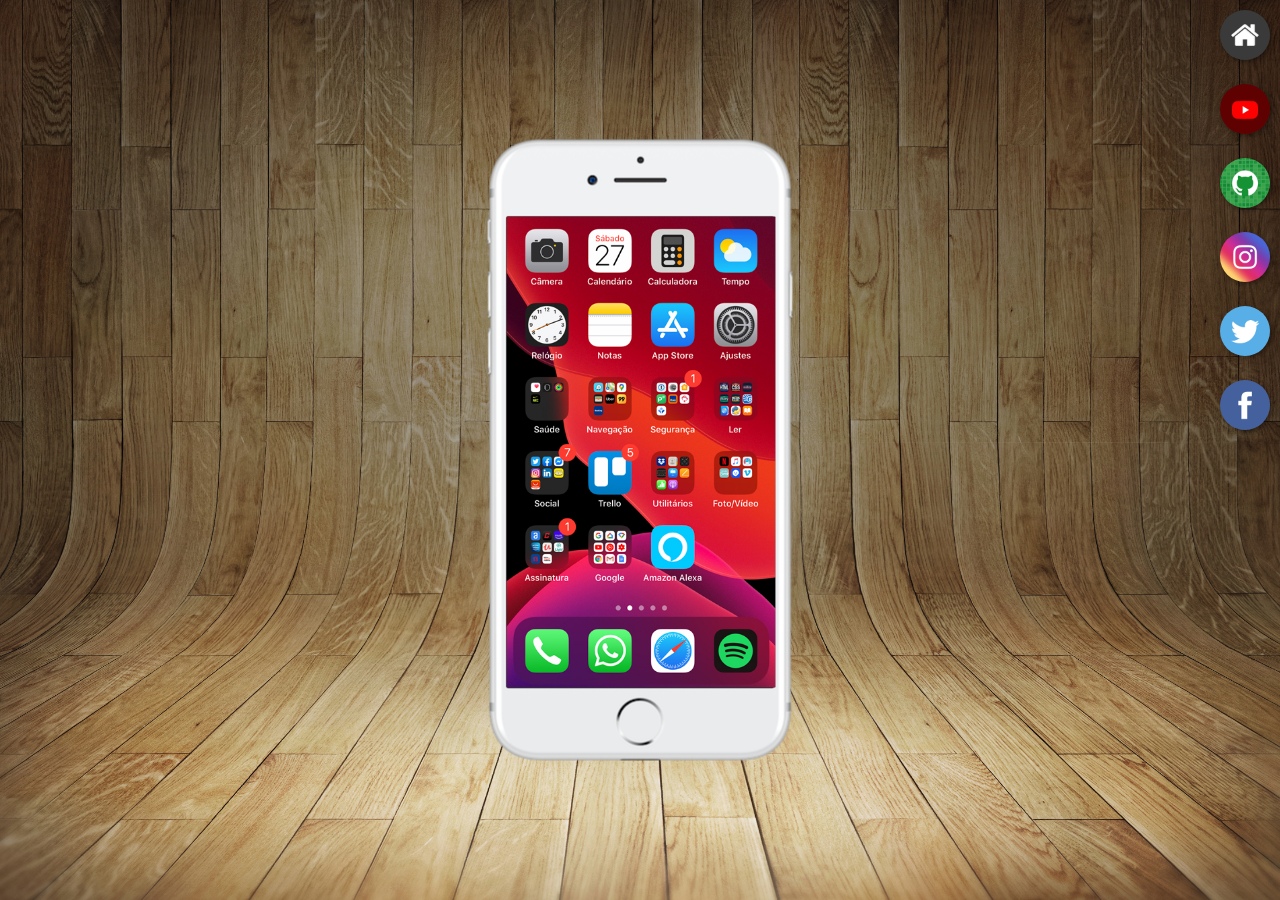
<file: index.html>
<!DOCTYPE html>
<html lang="Pt-br">
<head>
    <meta charset="UTF-8">
    <meta http-equiv="X-UA-Compatible" content="IE=edge">
    <meta name="viewport" content="width=device-width, initial-scale=1.0">
    <title>Projeto Redes Sociais</title>
    <link rel="shortcut icon" href="arquivos/favicon.ico" type="image/x-icon">
    <link rel="stylesheet" href="estilo/style.css">
</head>
<body>
    <main>
        <section id="telefone">
            <iframe src="home.html" name= "tela" id="tela" frameborder="0"></iframe>
        </section>
        <section id="redes-sociais">
            <a href="home.html"target="tela"> <img src="arquivos/imagens/logo-home.jpg" alt=""></a> <br>
            <a href="youtube.html"target="tela"> <img src="arquivos/imagens/logo-youtube.jpg" alt=""></a> <br>
            <a href="github.html"target="tela"><img src="arquivos/imagens/logo-github.jpg" alt=""></a> <br>
            <a href="instagram.html"target="tela"><img src="arquivos/imagens/logo-instagram.jpg" alt=""></a> <br>
            <a href="twiter.html"target="tela"><img src="arquivos/imagens/logo-twitter.jpg" alt=""></a> <br>
            <a href="facebook.html"target="tela"><img src="arquivos/imagens/logo-facebook.jpg" alt=""></a> <br>


        </section>
    </main>
    

    
</body>
</html>
</file>
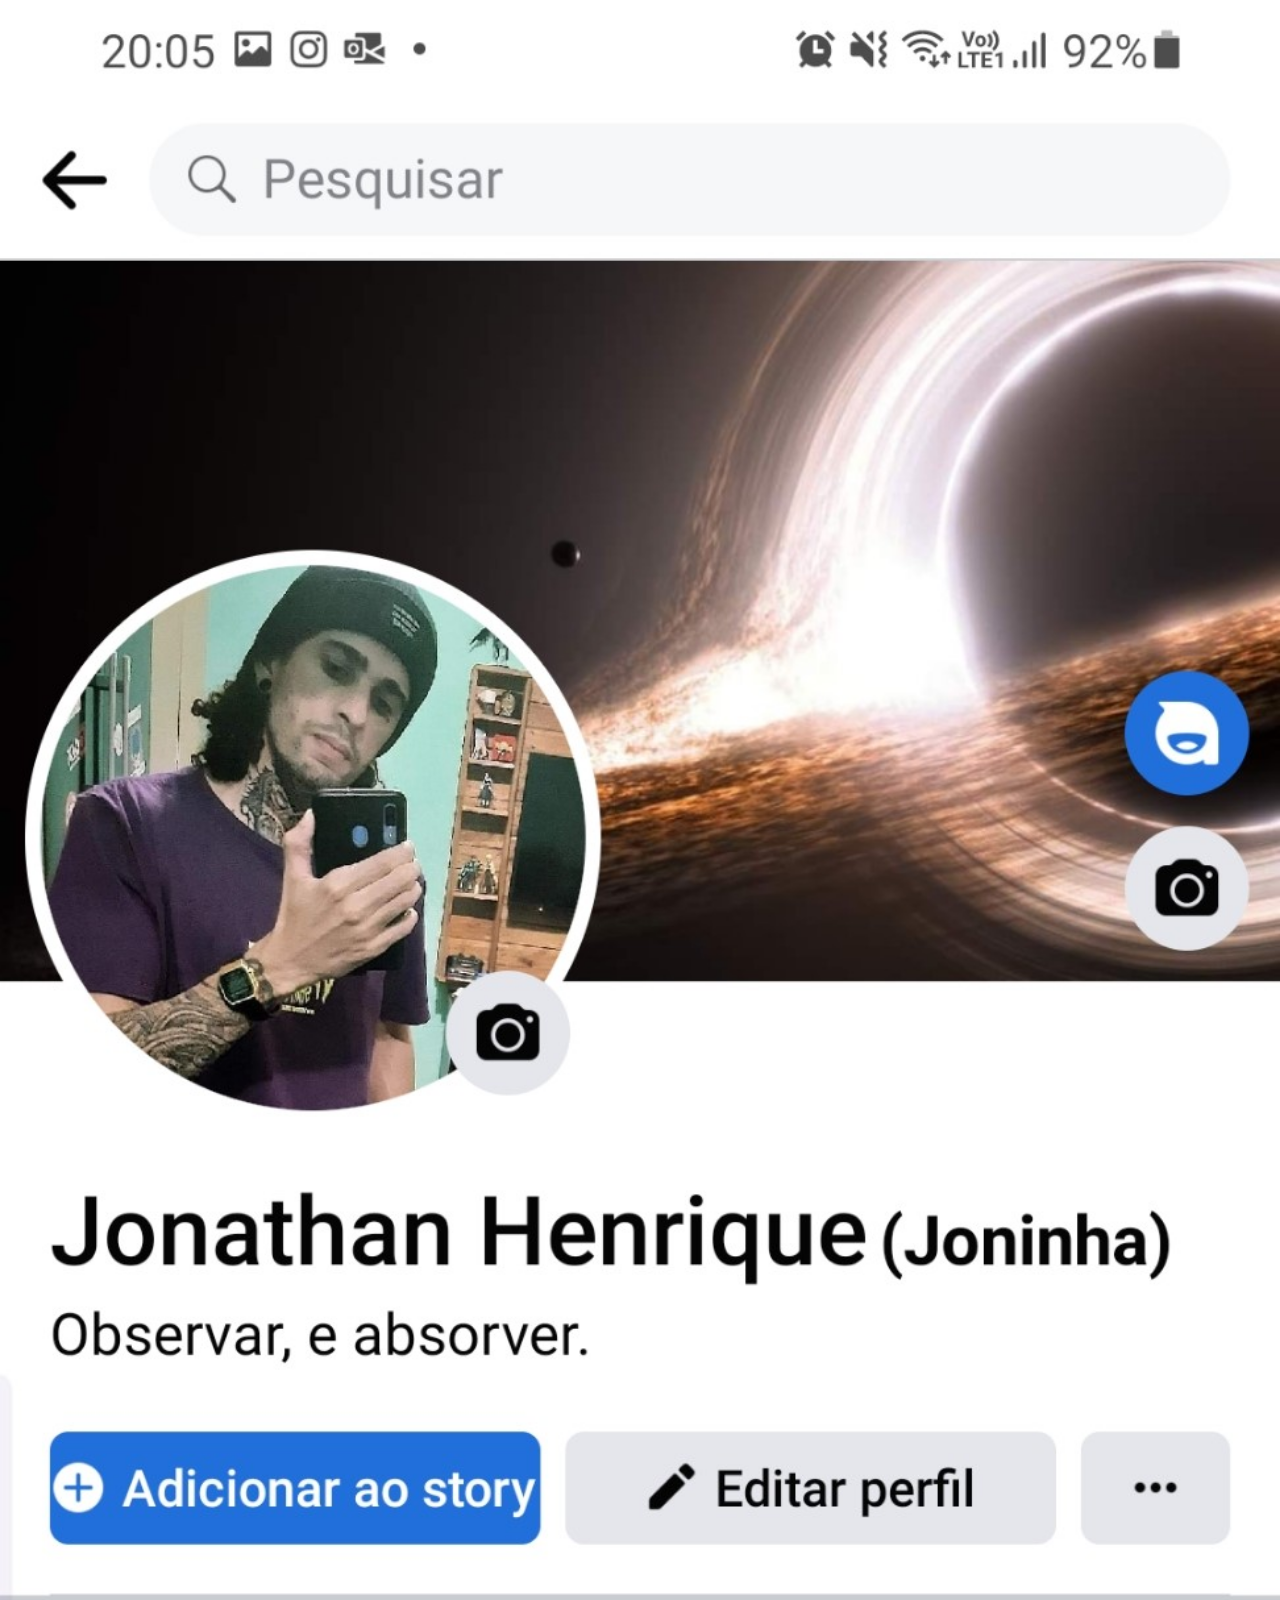
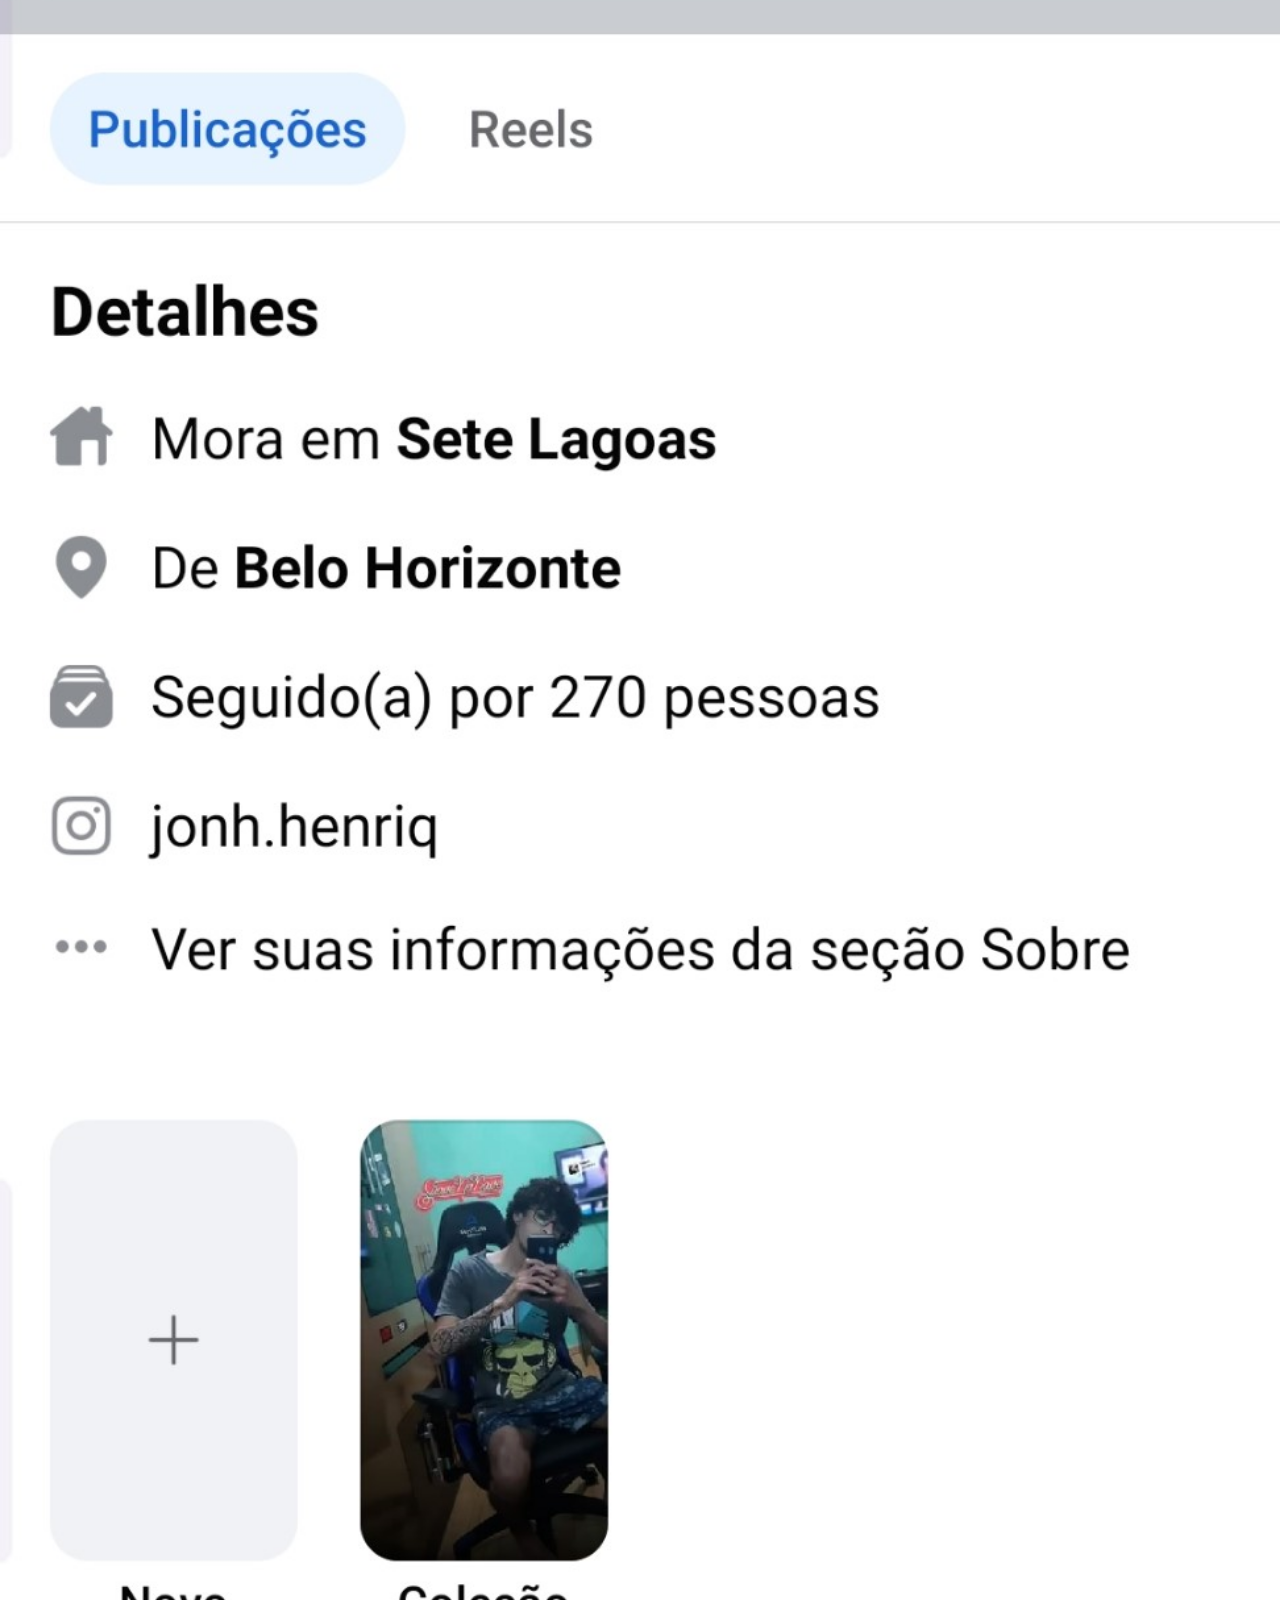
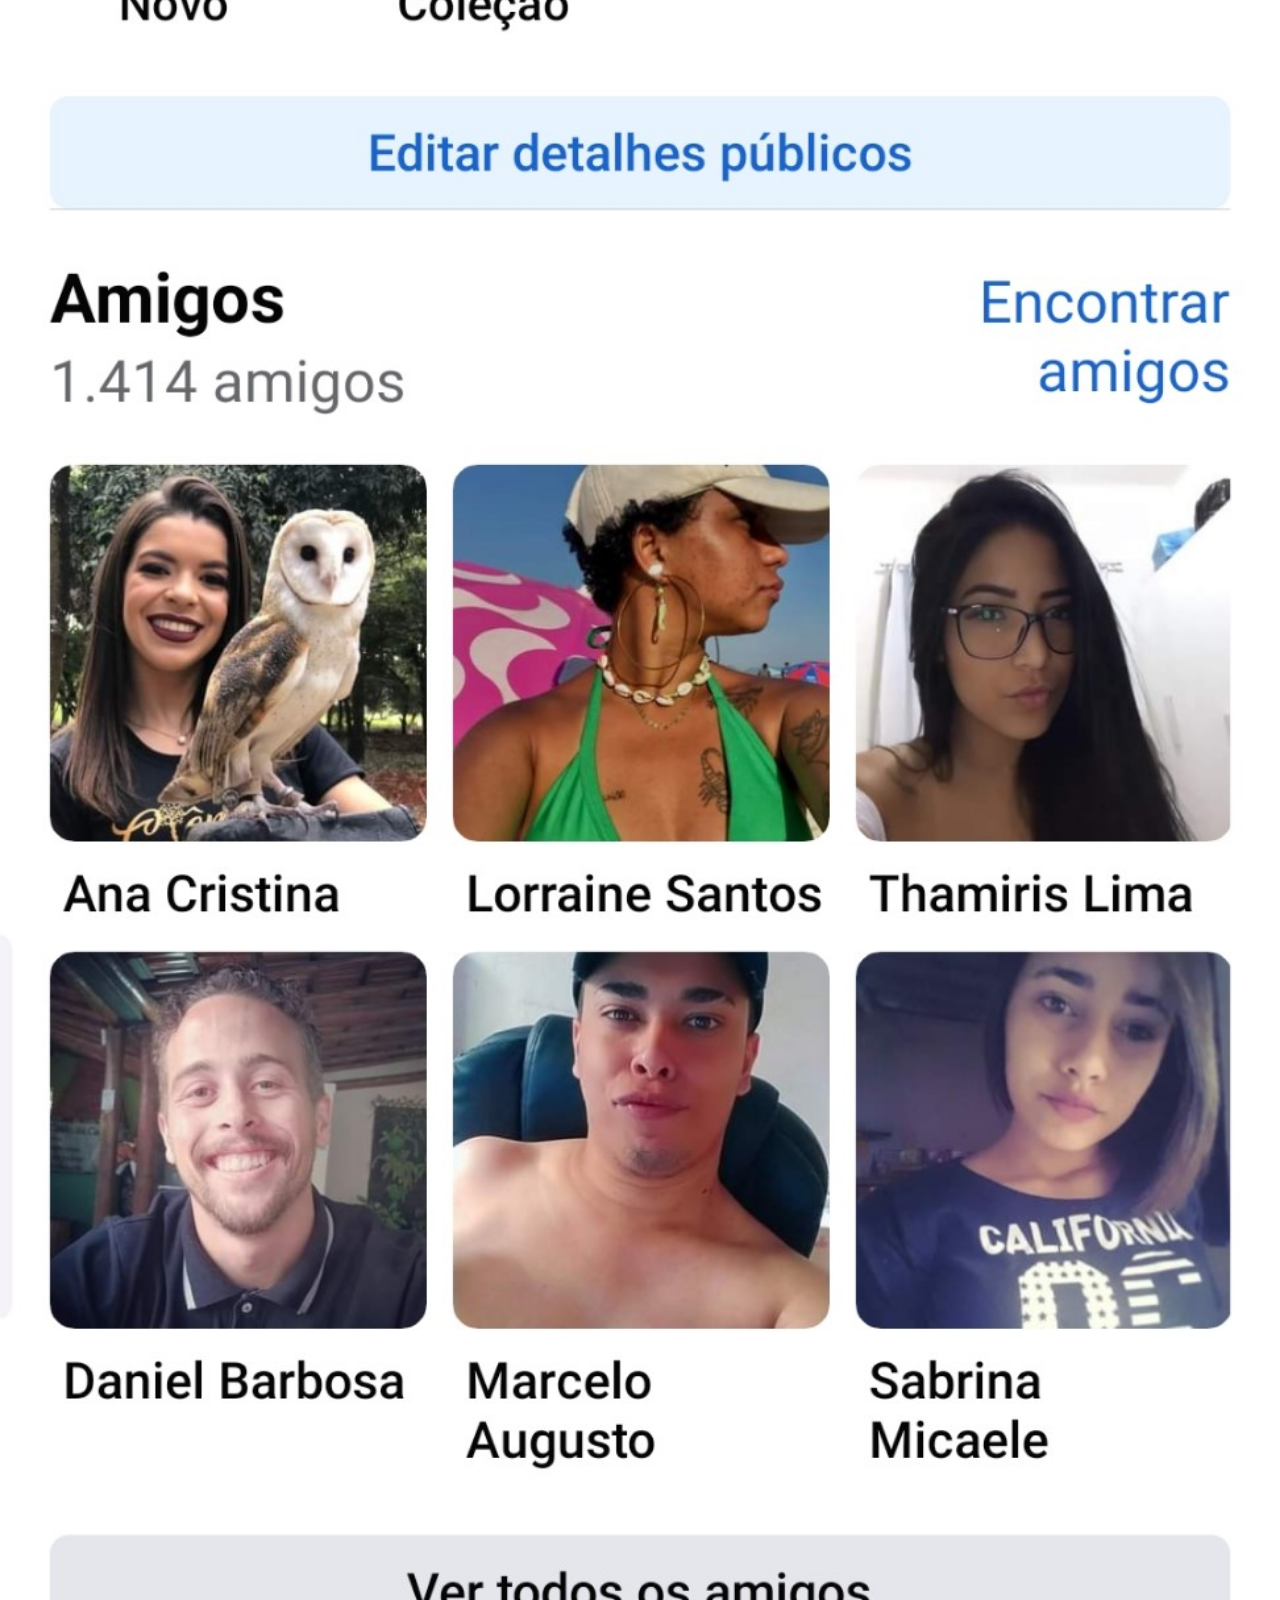
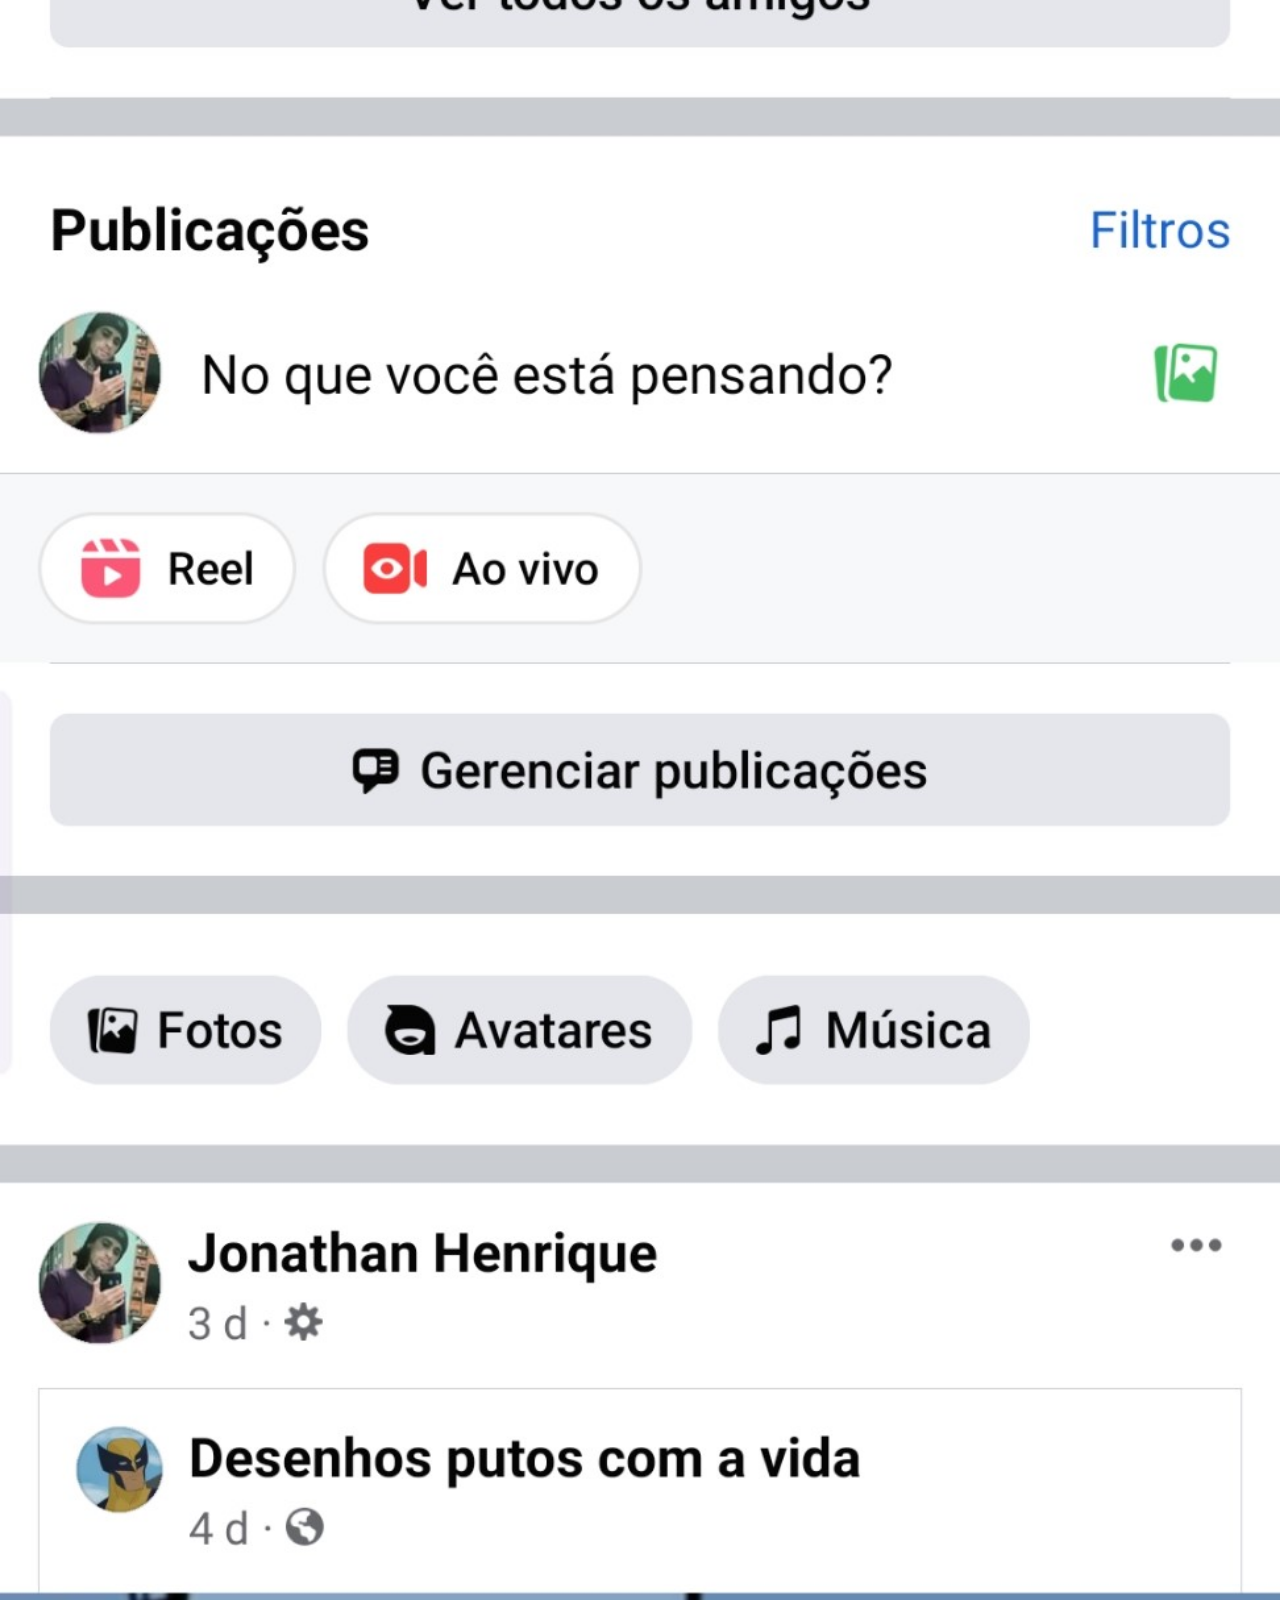
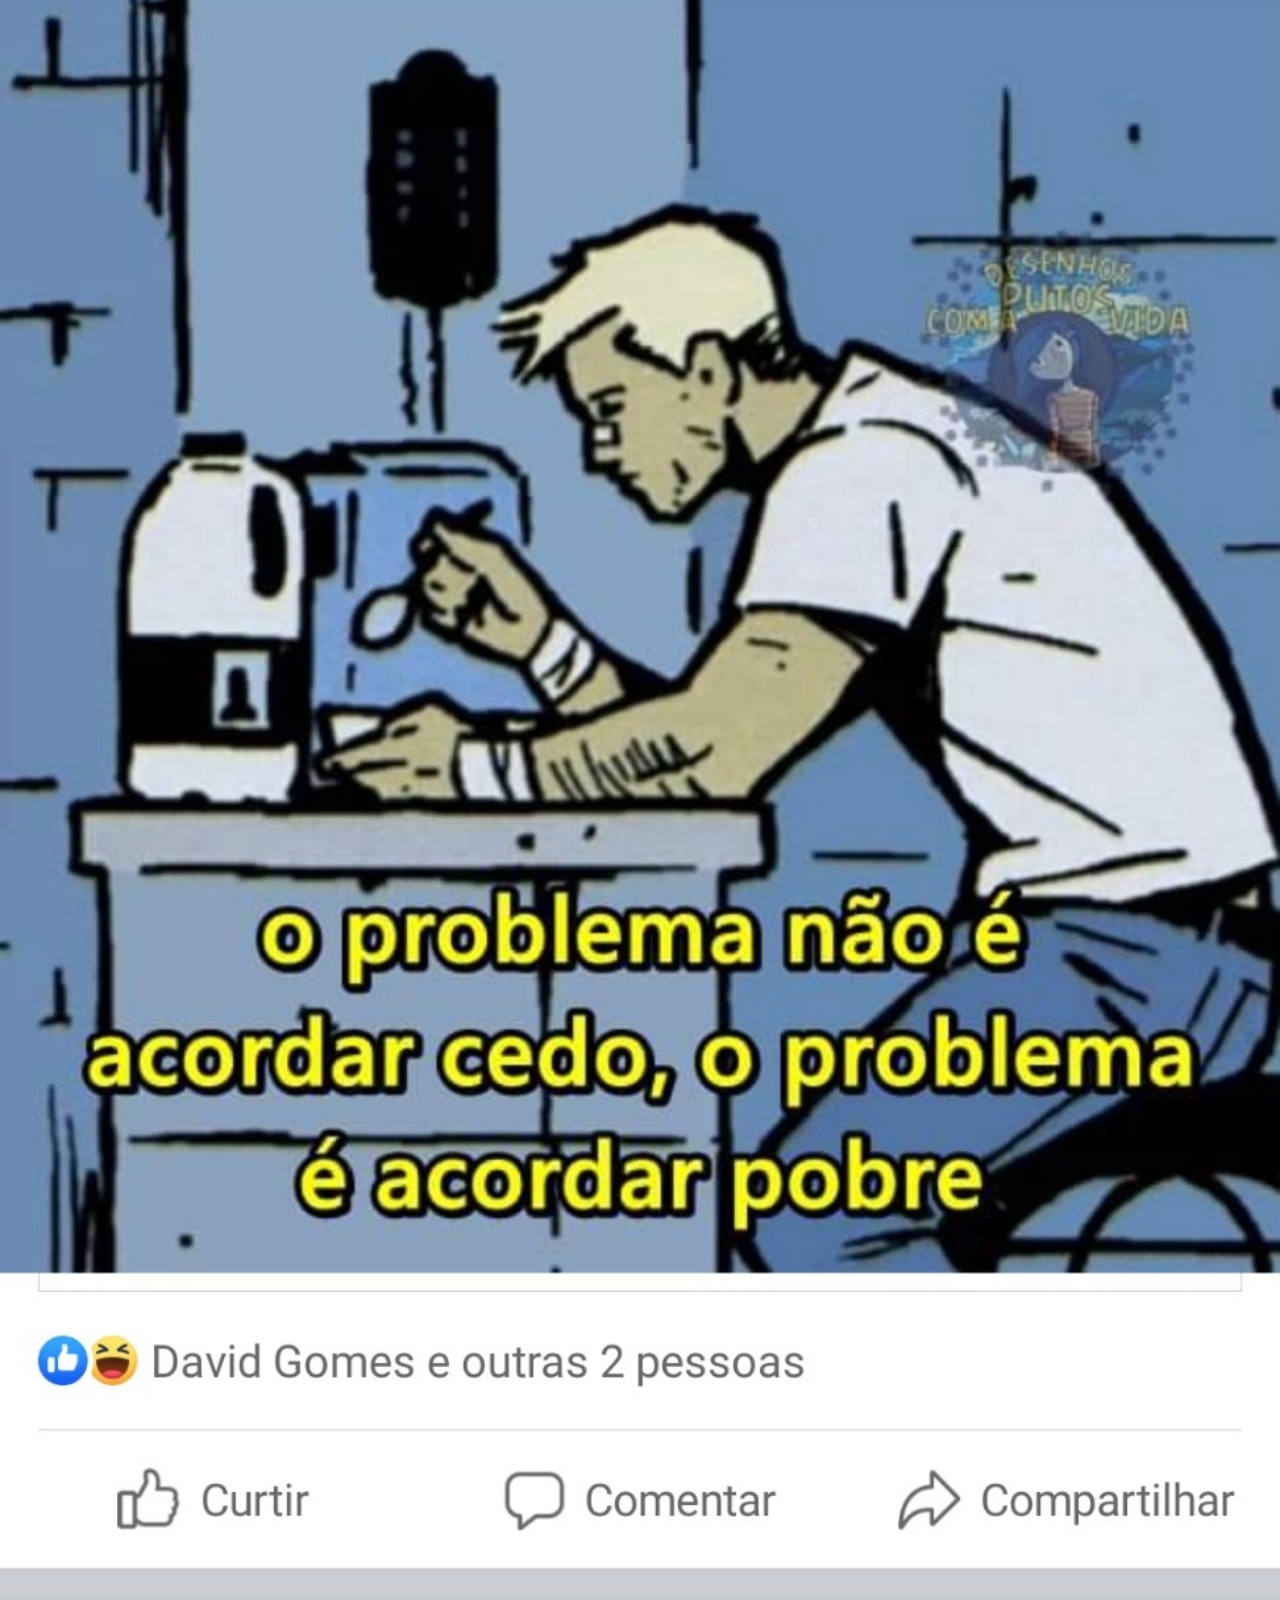
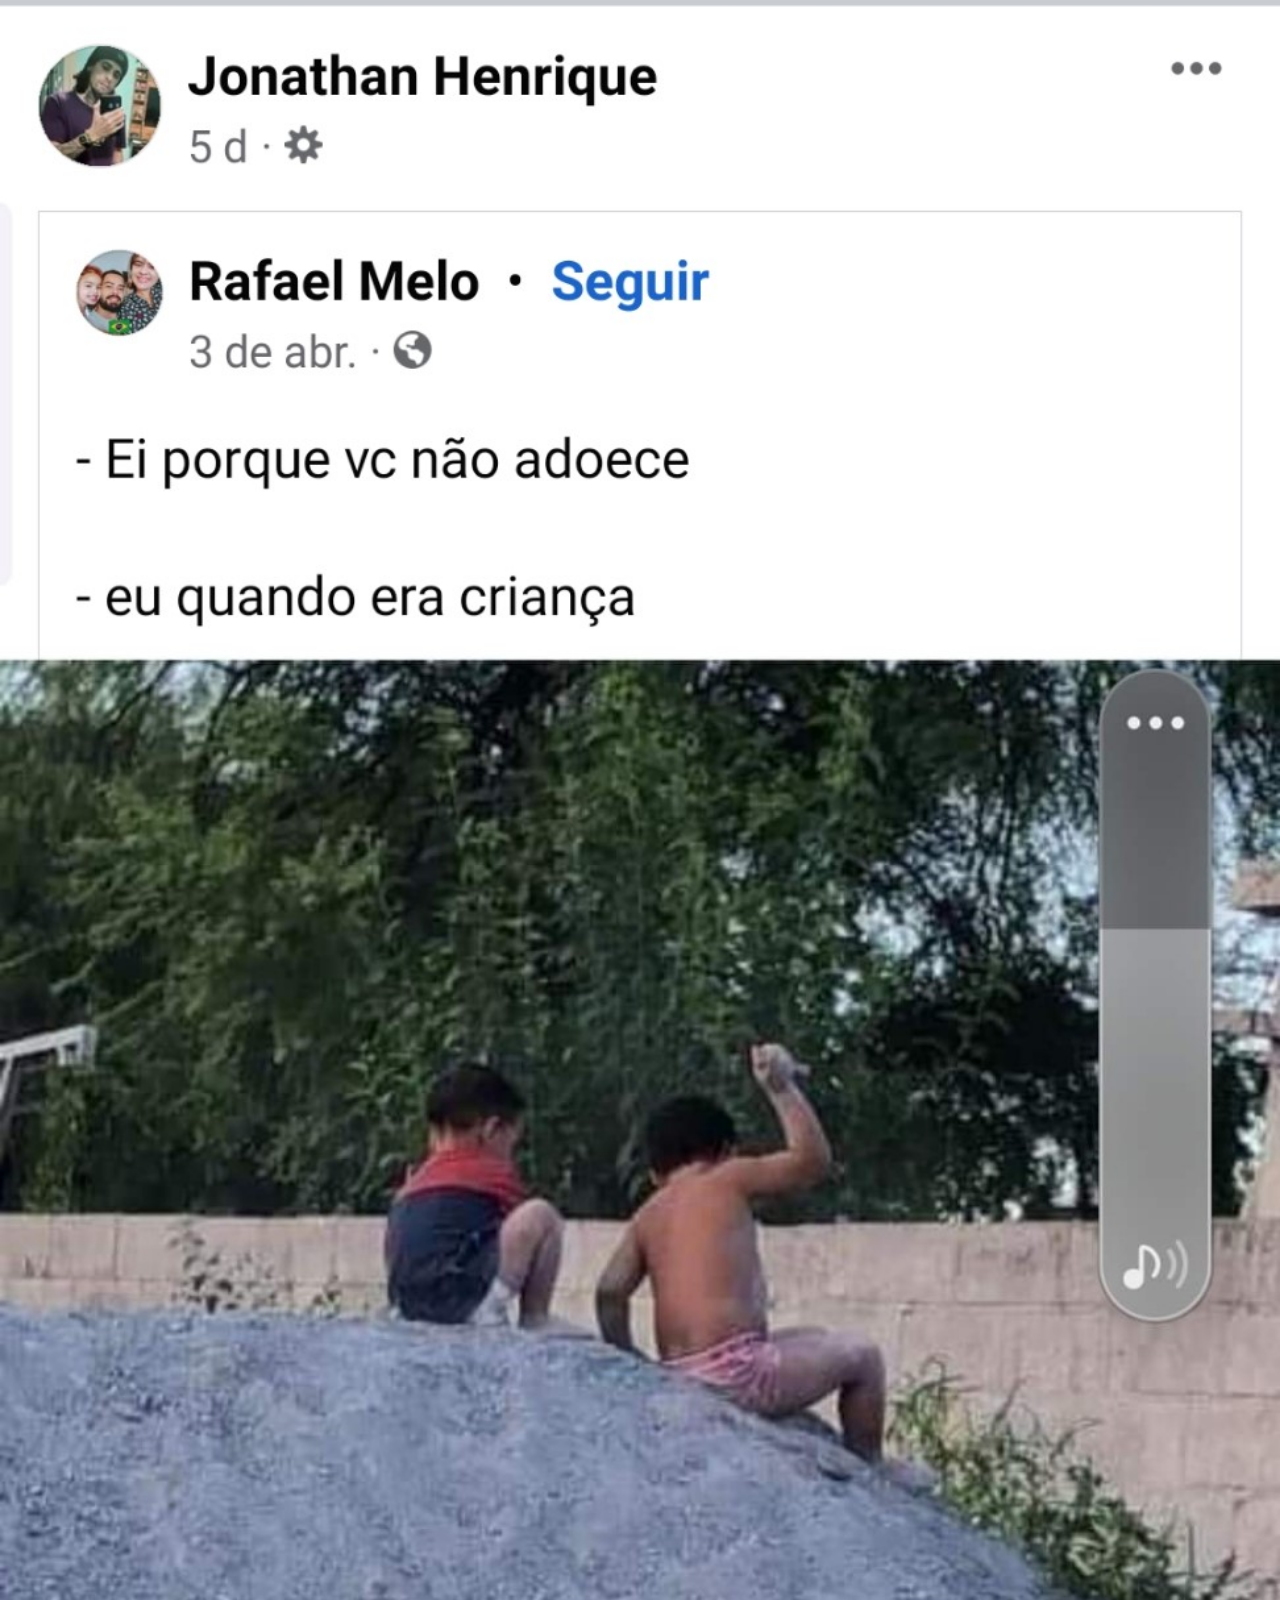
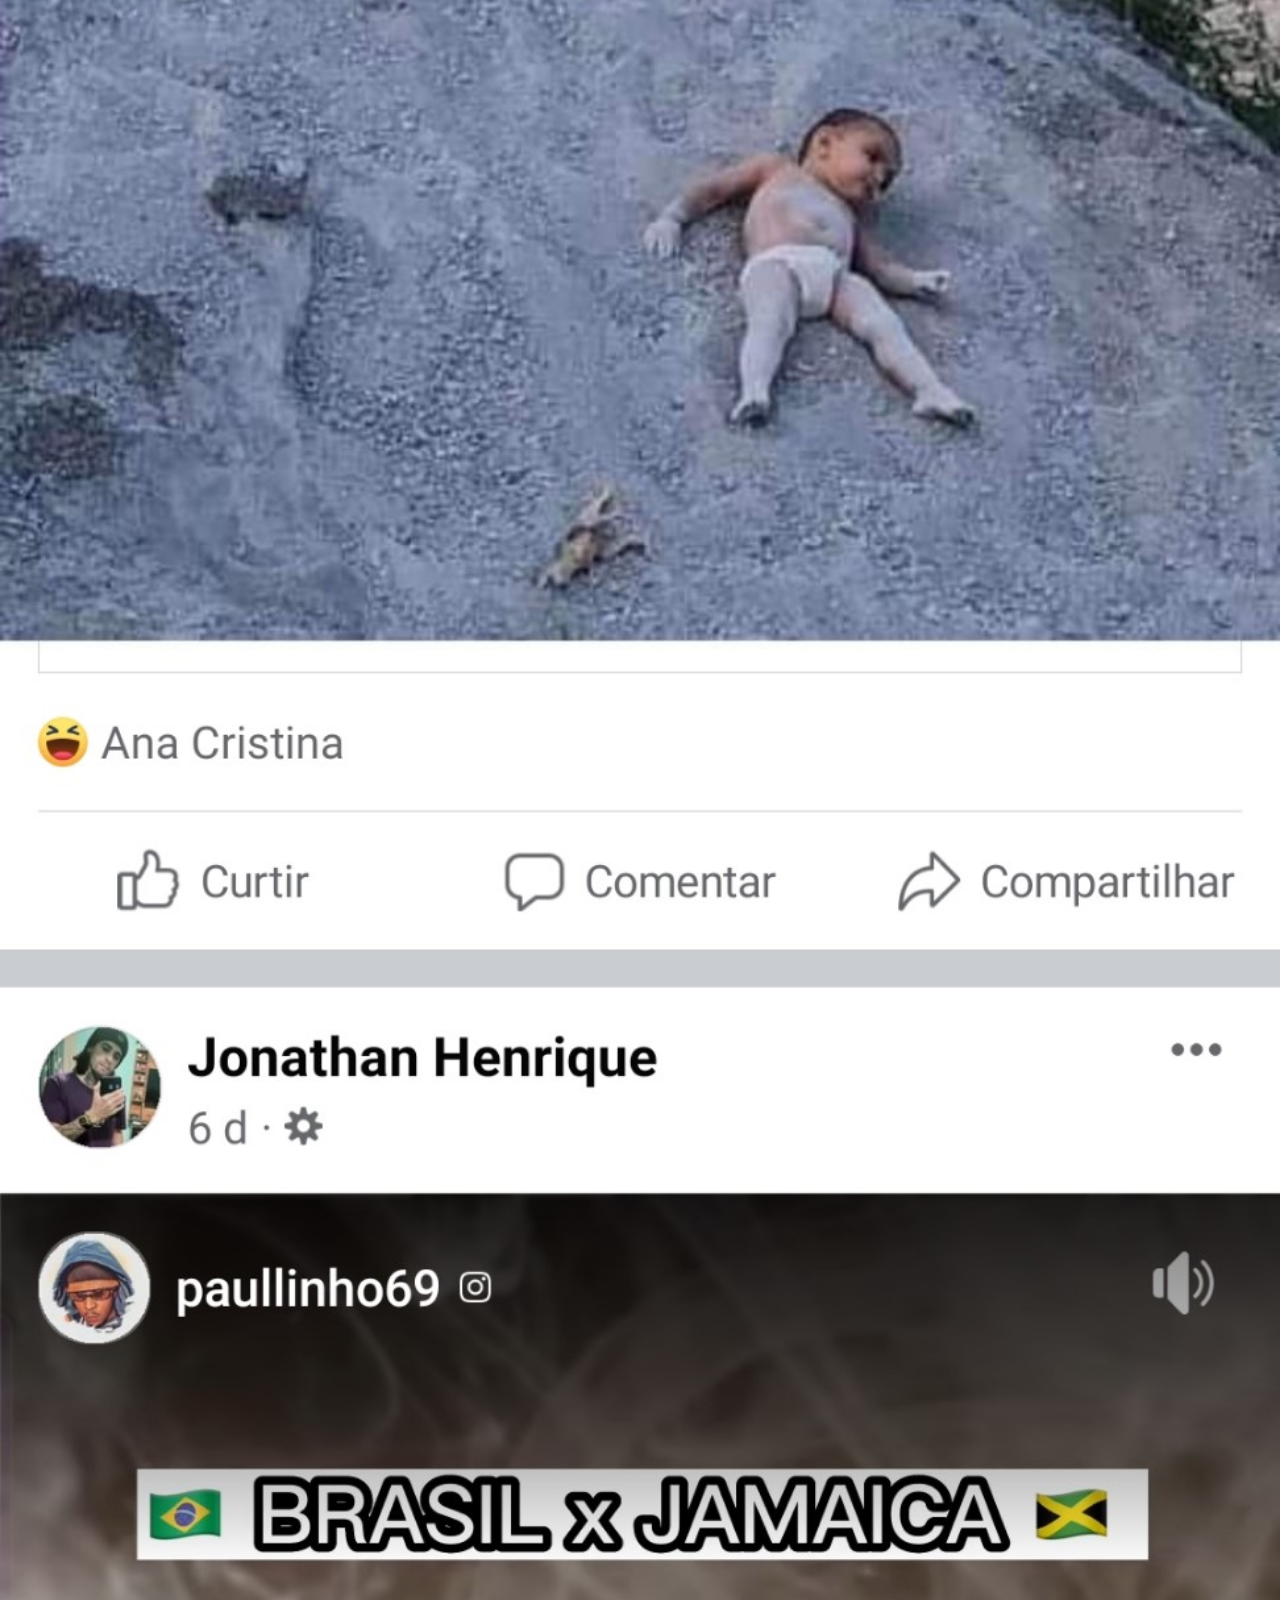
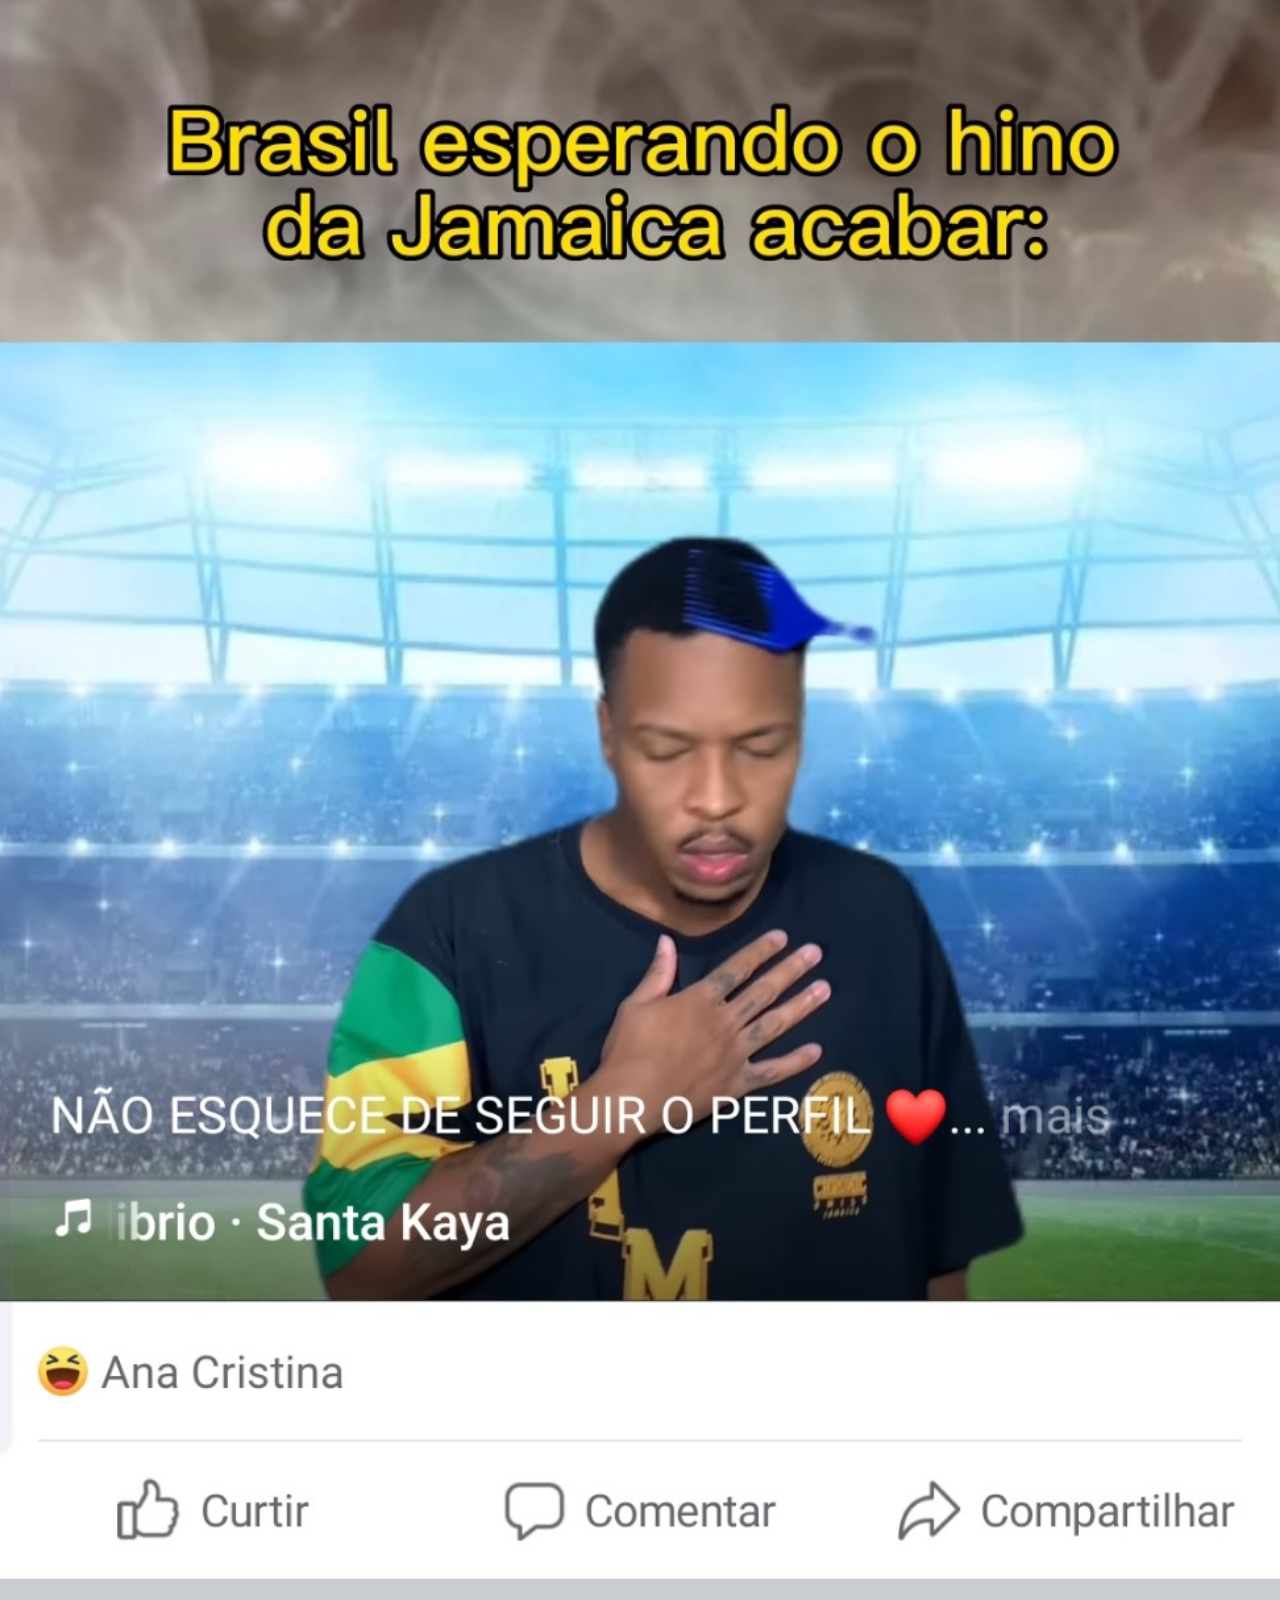
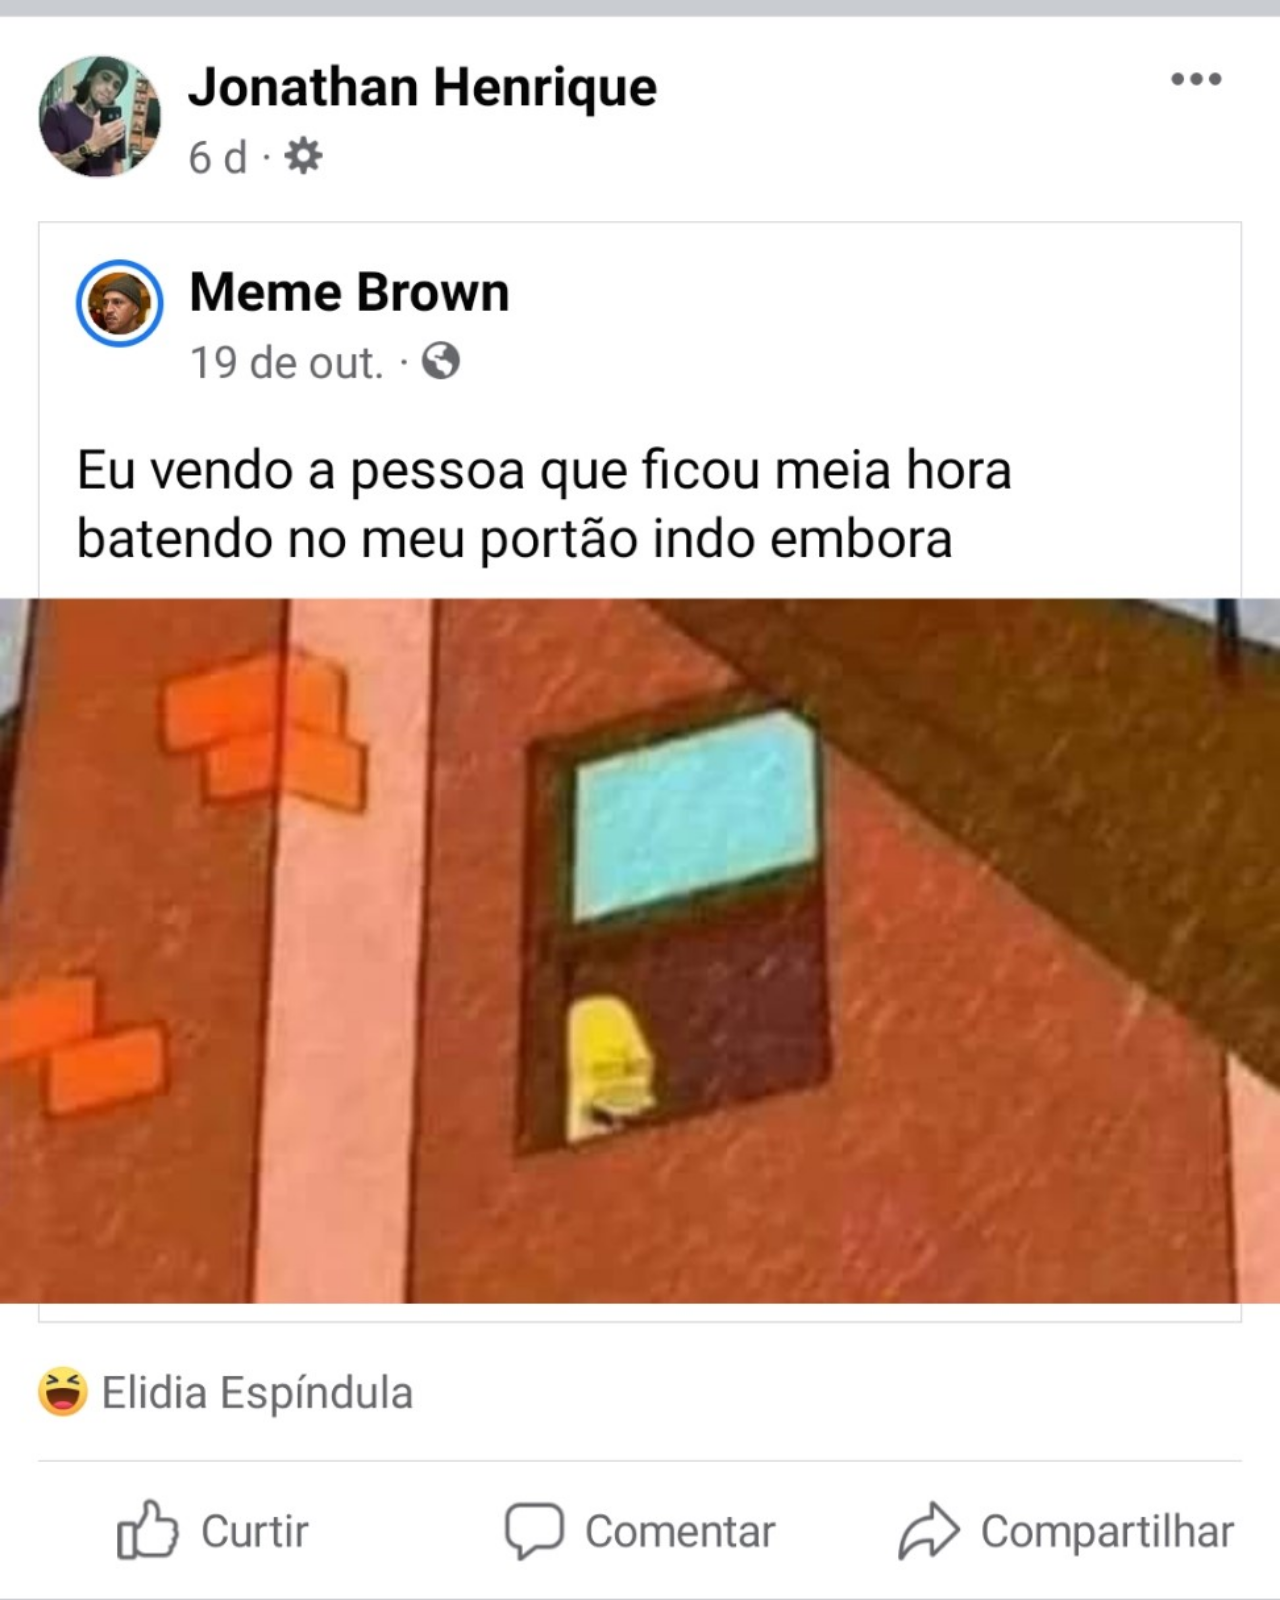
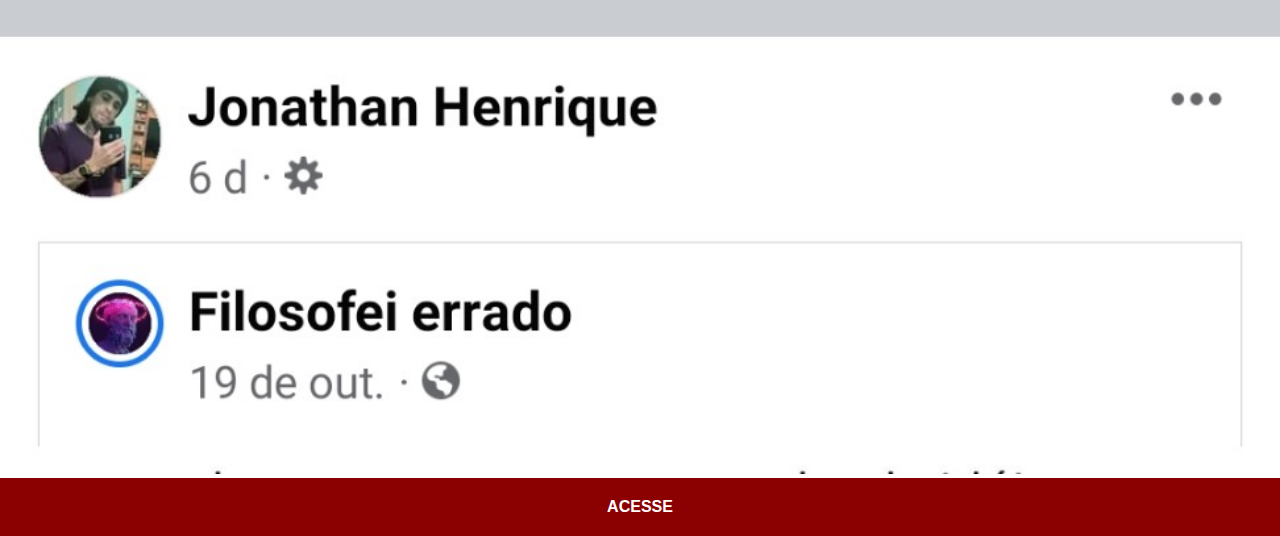
<file: facebook.html>
<!DOCTYPE html>
<html lang="pt-br">
<head>
    <meta charset="UTF-8">
    <meta http-equiv="X-UA-Compatible" content="IE=edge">
    <meta name="viewport" content="width=device-width, initial-scale=1.0">
    <title>facebook</title>
    <link rel="stylesheet" href="estilo/social.css">
</head>
<body>
    <img src="arquivos/imagens/copia-facebook.jpg" alt="facebook">
    <a href="https://www.facebook.com/jhon.henriqu" target="_blank">ACESSE</a>
</body>
</html>
</file>
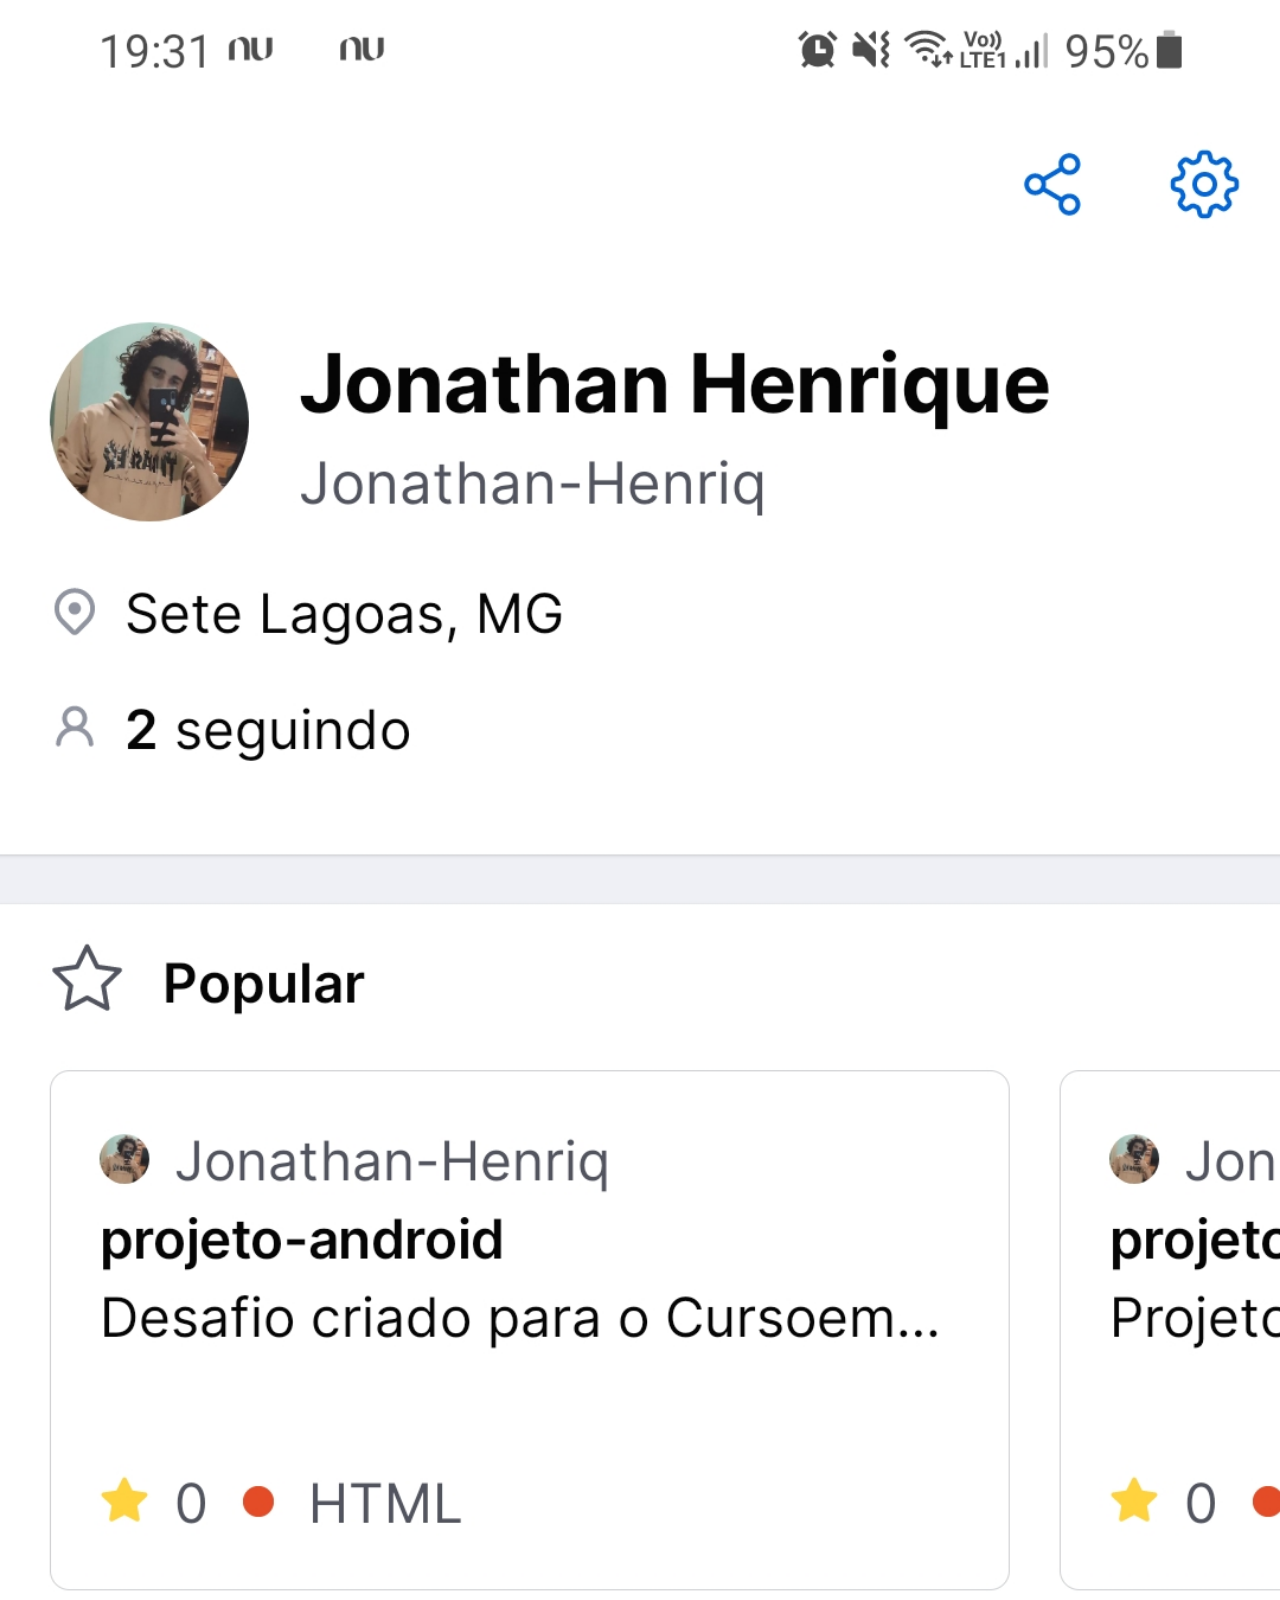
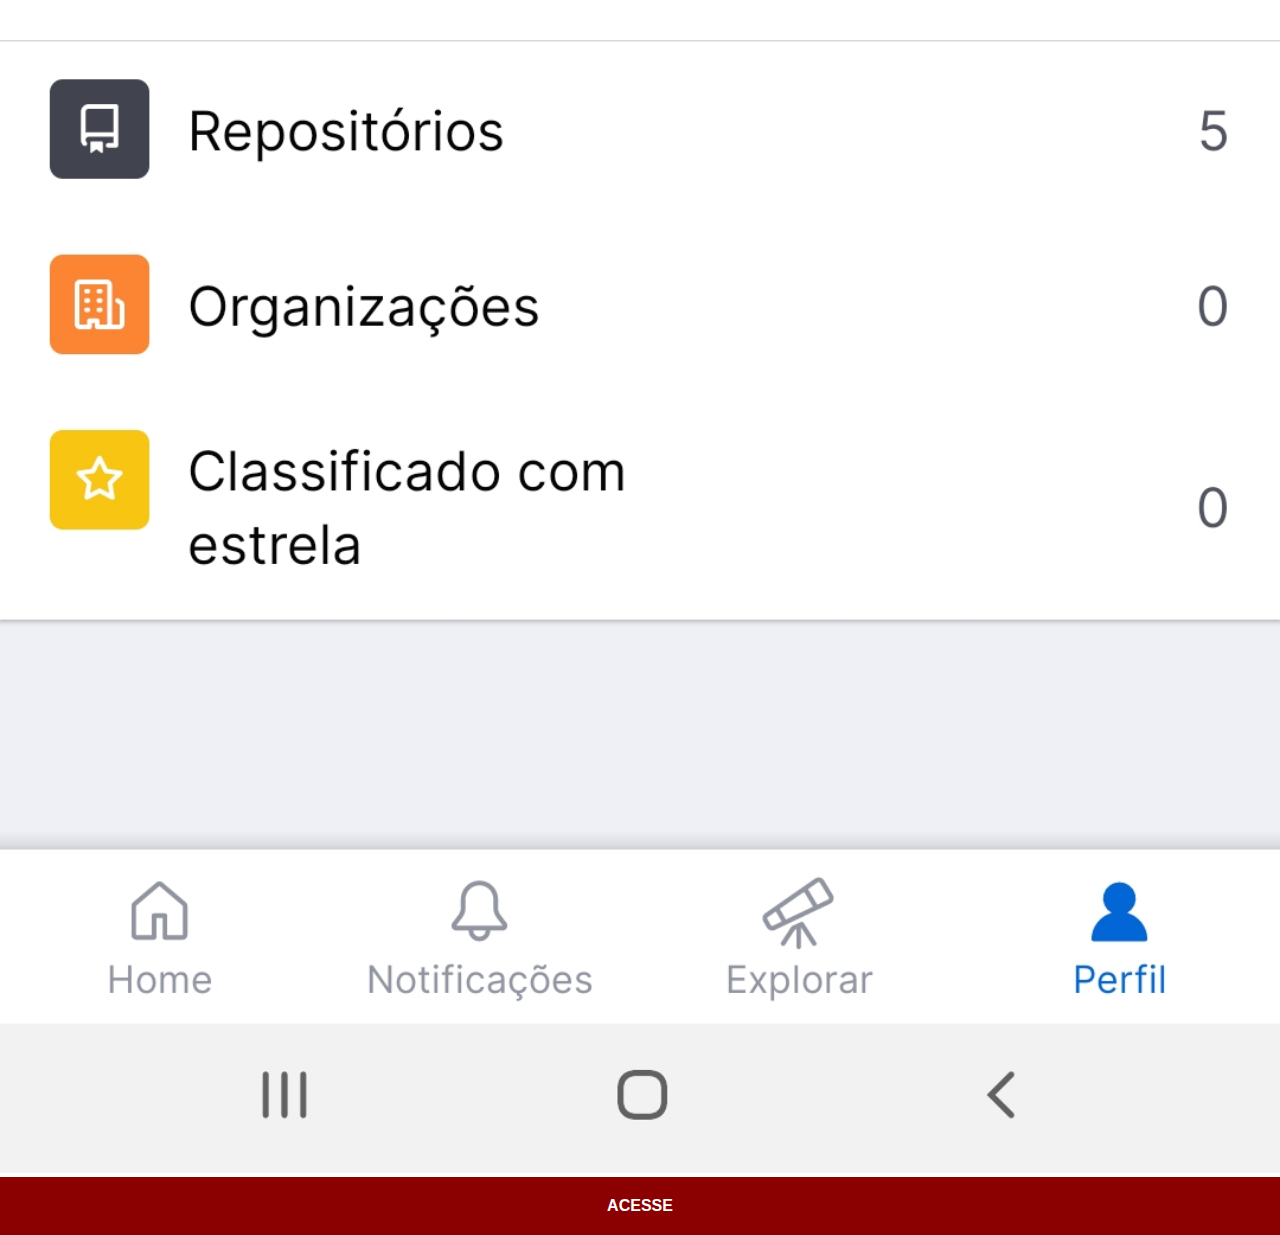
<file: github.html>
<!DOCTYPE html>
<html lang="pt-br">
<head>
    <meta charset="UTF-8">
    <meta http-equiv="X-UA-Compatible" content="IE=edge">
    <meta name="viewport" content="width=device-width, initial-scale=1.0">
    <title>github</title>
    <link rel="stylesheet" href="estilo/social.css">
</head>
<body>
    <img src="arquivos/imagens/github.jpg" alt="github">
    <a href="https://github.com/Jonathan-Henriq" target="_blank">ACESSE</a>
    
</body>
</html>
</file>
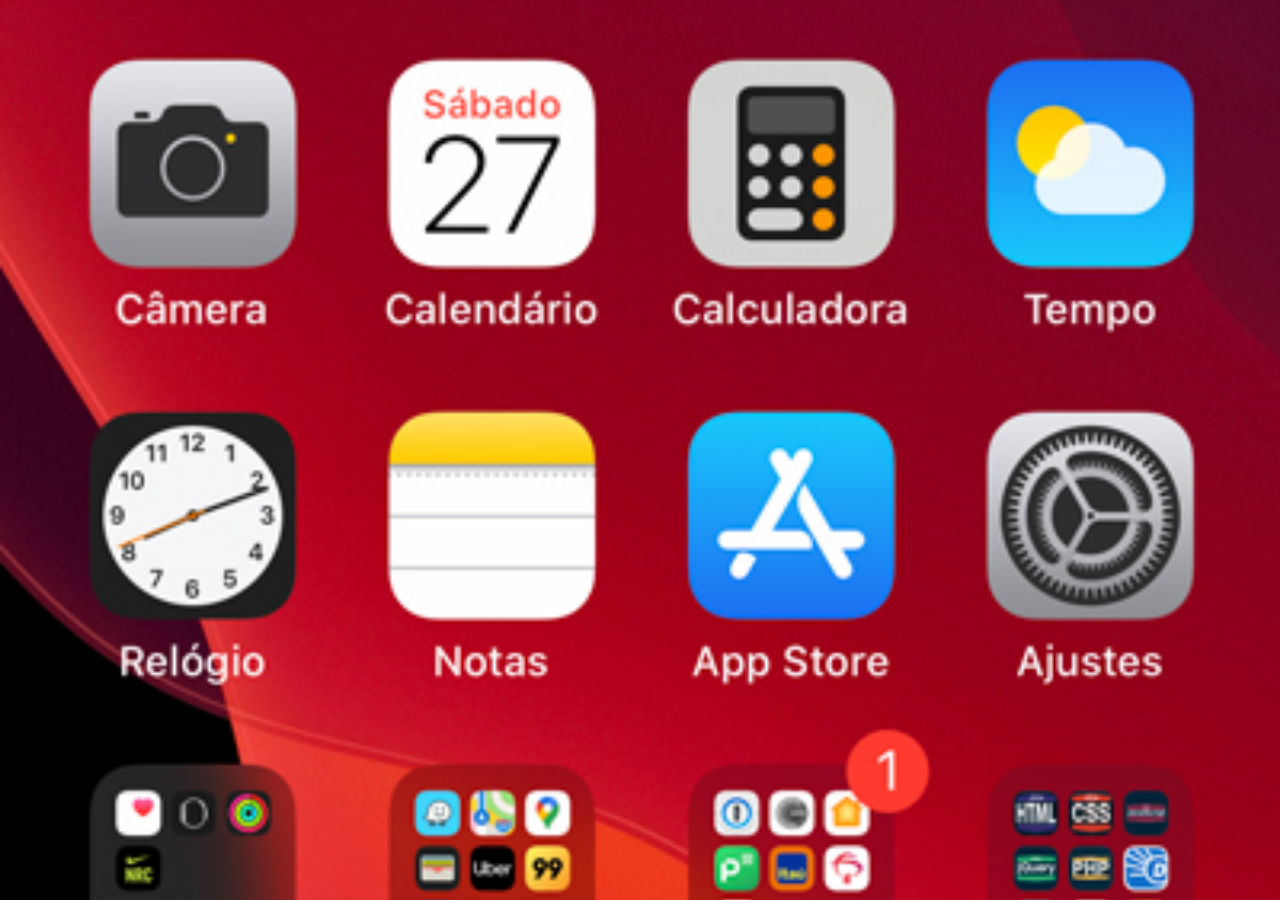
<file: home.html>
<!DOCTYPE html>
<html lang="pt-br">
<head>
    <meta charset="UTF-8">
    <meta http-equiv="X-UA-Compatible" content="IE=edge">
    <meta name="viewport" content="width=device-width, initial-scale=1.0">
    <title>Home</title>
    <style>
        *{
            margin: 0px;
            padding: 0px;
        }
        body{
            width: 100vw;
            height: 100vh;
            background: black url('arquivos/imagens/tela-home.jpg') no-repeat top center;
            background-size: cover;
        }
    </style>
</head>
<body>
    
</body>
</html>
</file>
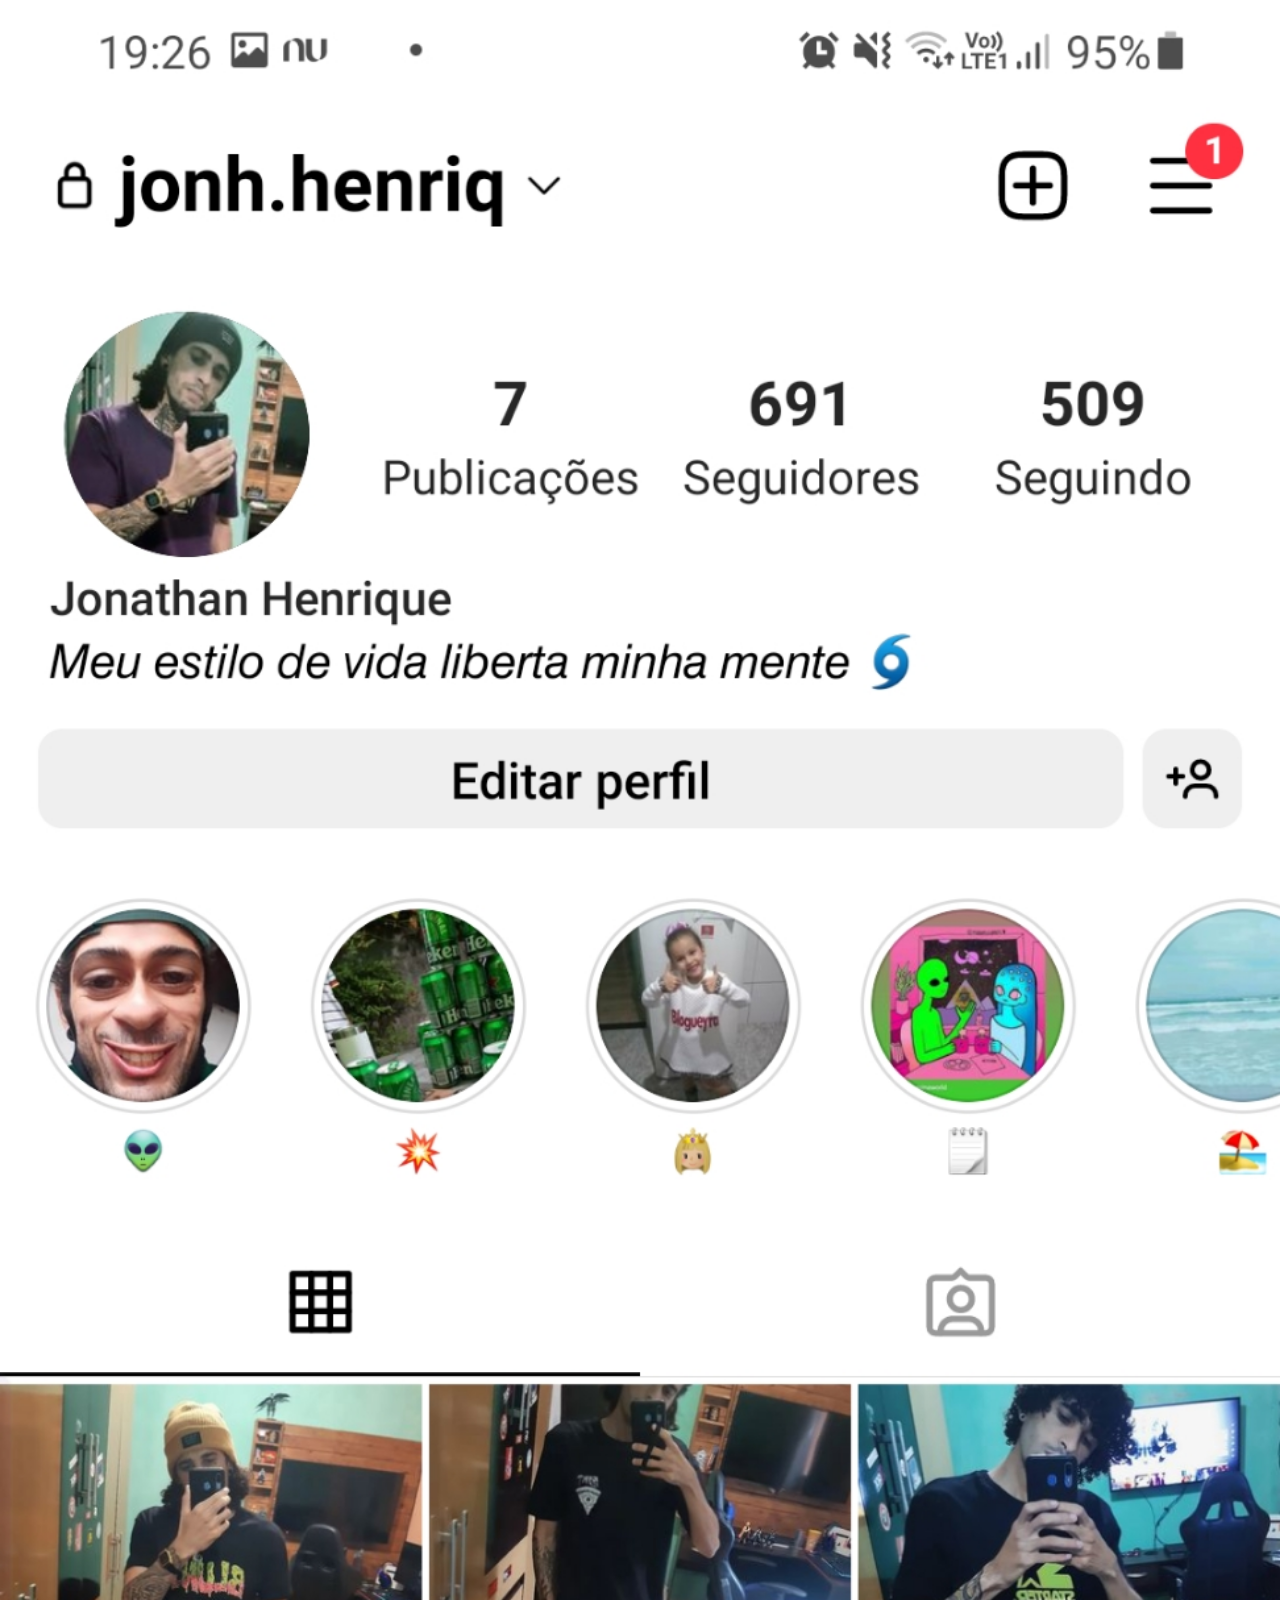
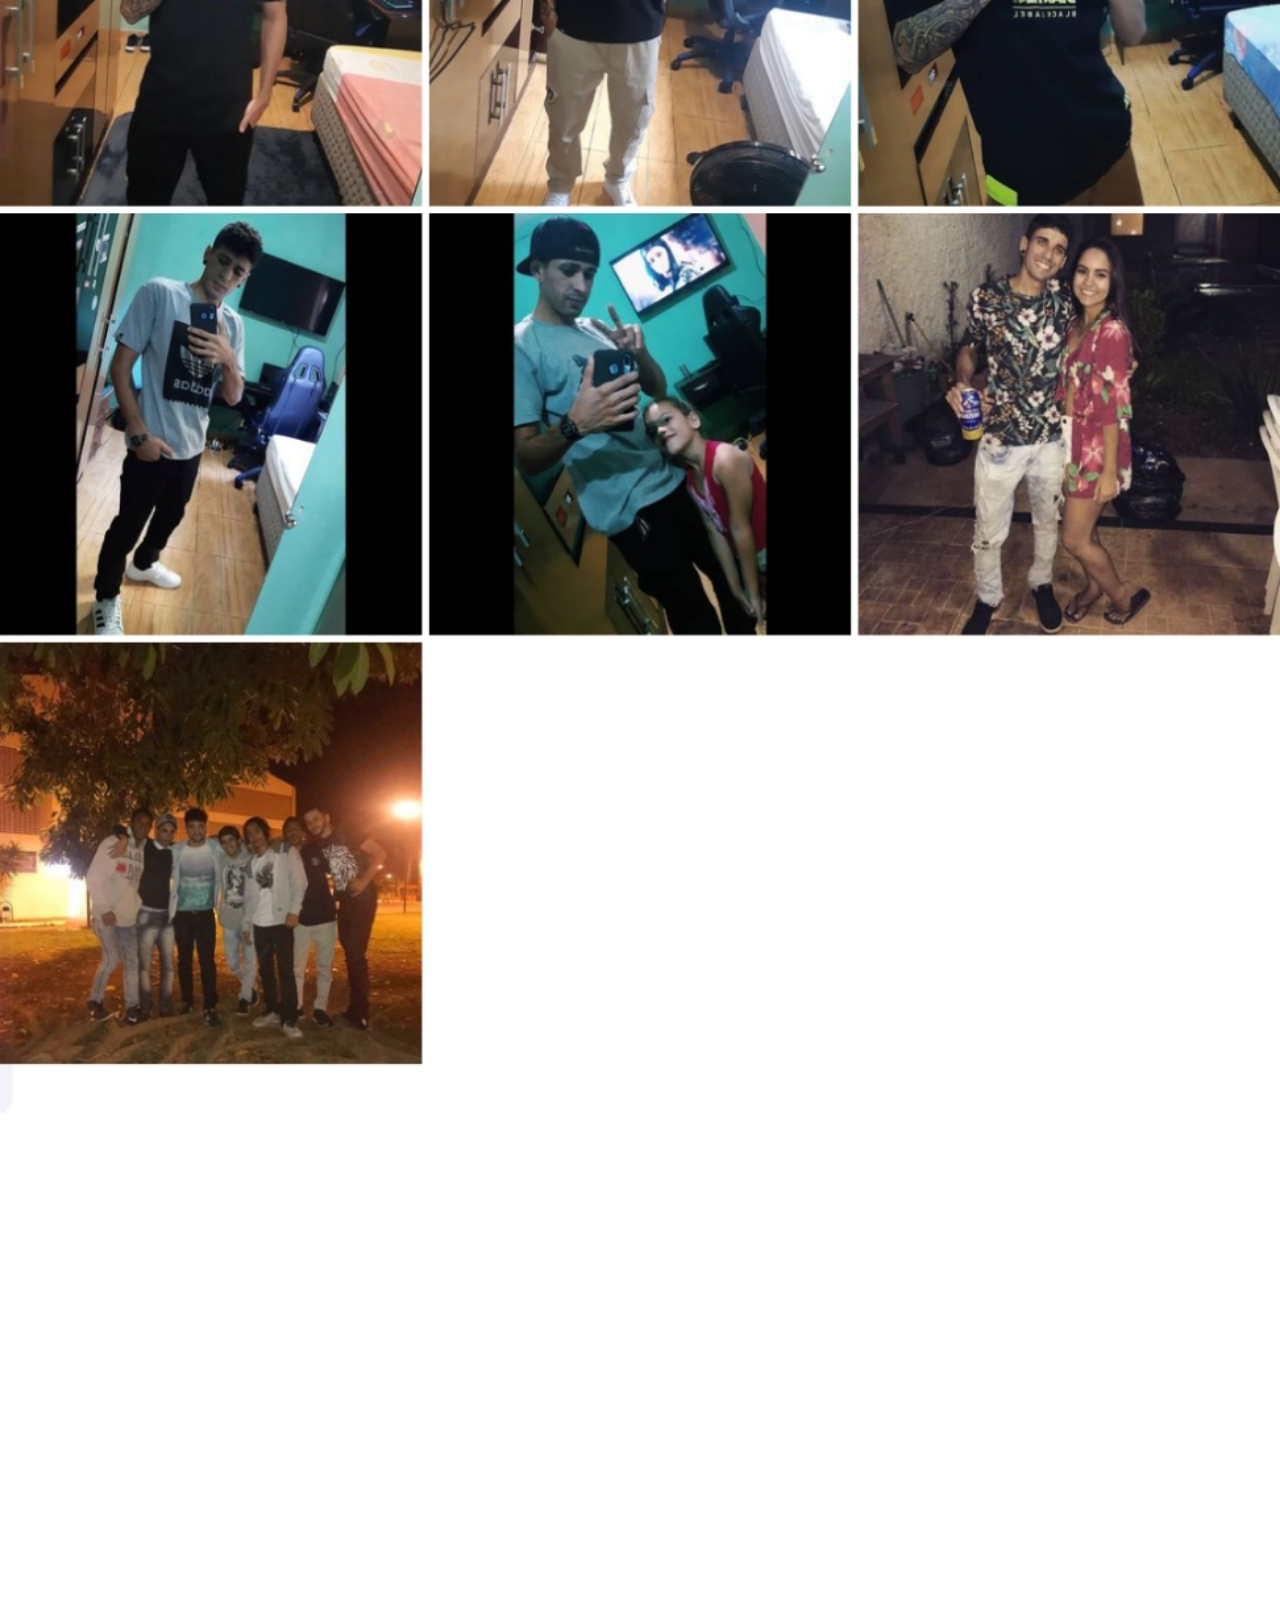
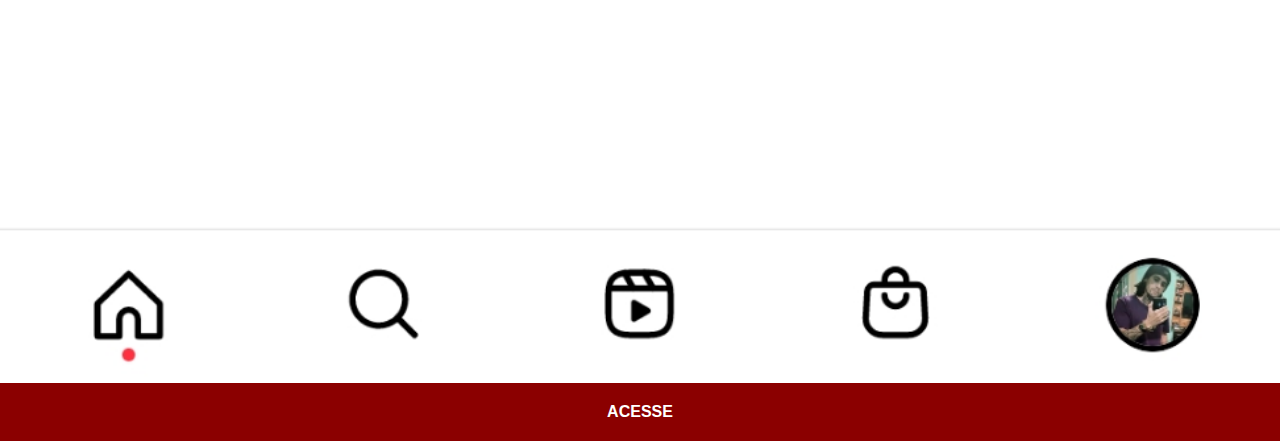
<file: instagram.html>
<!DOCTYPE html>
<html lang="pt-br">
<head>
    <meta charset="UTF-8">
    <meta http-equiv="X-UA-Compatible" content="IE=edge">
    <meta name="viewport" content="width=device-width, initial-scale=1.0">
    <title>Instagram</title>
    <link rel="stylesheet" href="estilo/social.css">
</head>
<body>
    <img src="arquivos/imagens/instagram.jpg" alt="instagram">
    <a href="https://www.instagram.com/jonh.henriq/" target="_blank">ACESSE</a>
    
</body>
</html>
</file>
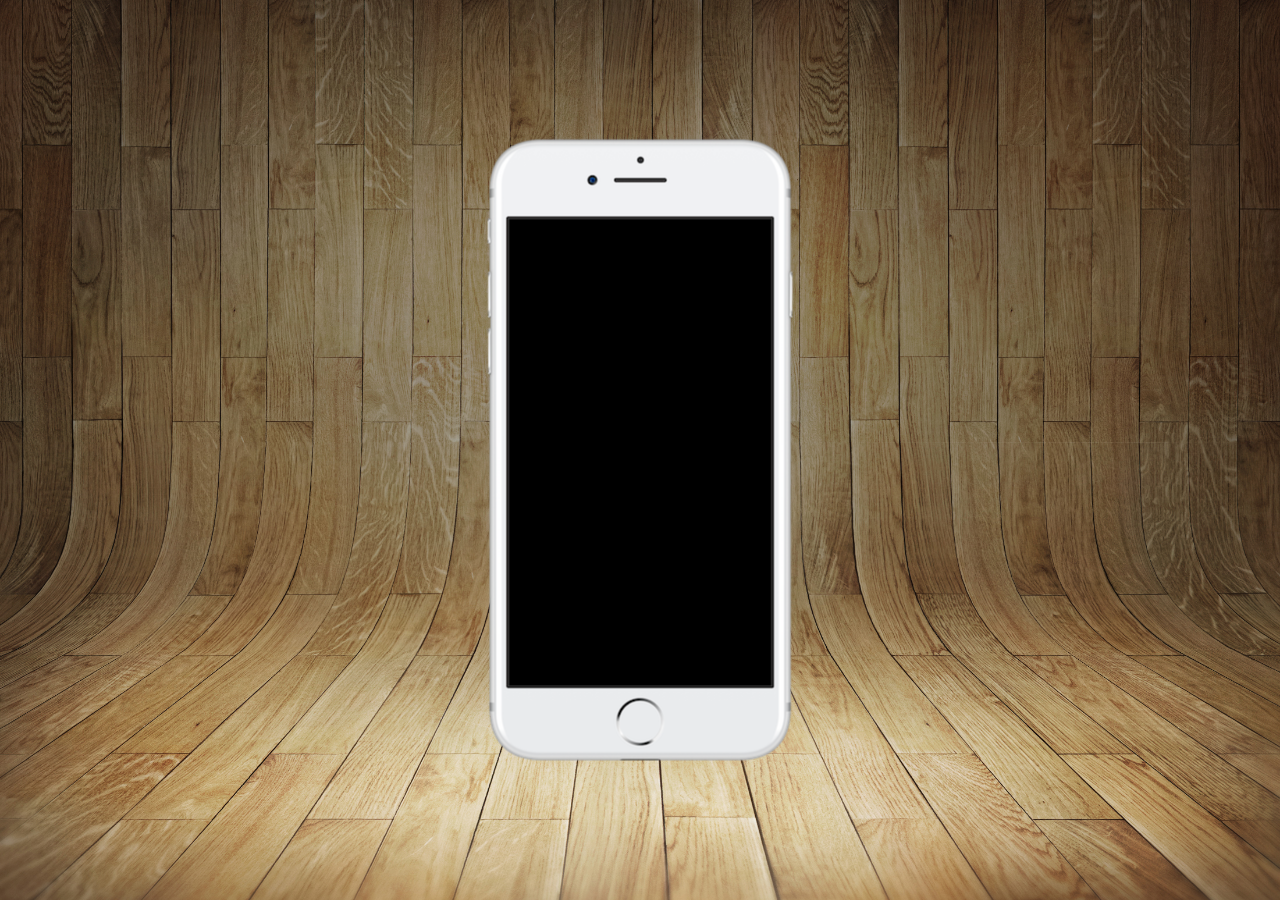
<file: Projetosocial.html>
<!DOCTYPE html>
<html lang="Pt-br">
<head>
    <meta charset="UTF-8">
    <meta http-equiv="X-UA-Compatible" content="IE=edge">
    <meta name="viewport" content="width=device-width, initial-scale=1.0">
    <title>Projeto Redes Sociais</title>
    <link rel="shortcut icon" href="arquivos/favicon.ico" type="image/x-icon">
    <link rel="stylesheet" href="estilo/style.css">
</head>
<body>
    <main>
        <section id="telefone">

        </section>
        <section id="redes">

        </section>
    </main>
    

    
</body>
</html>
</file>
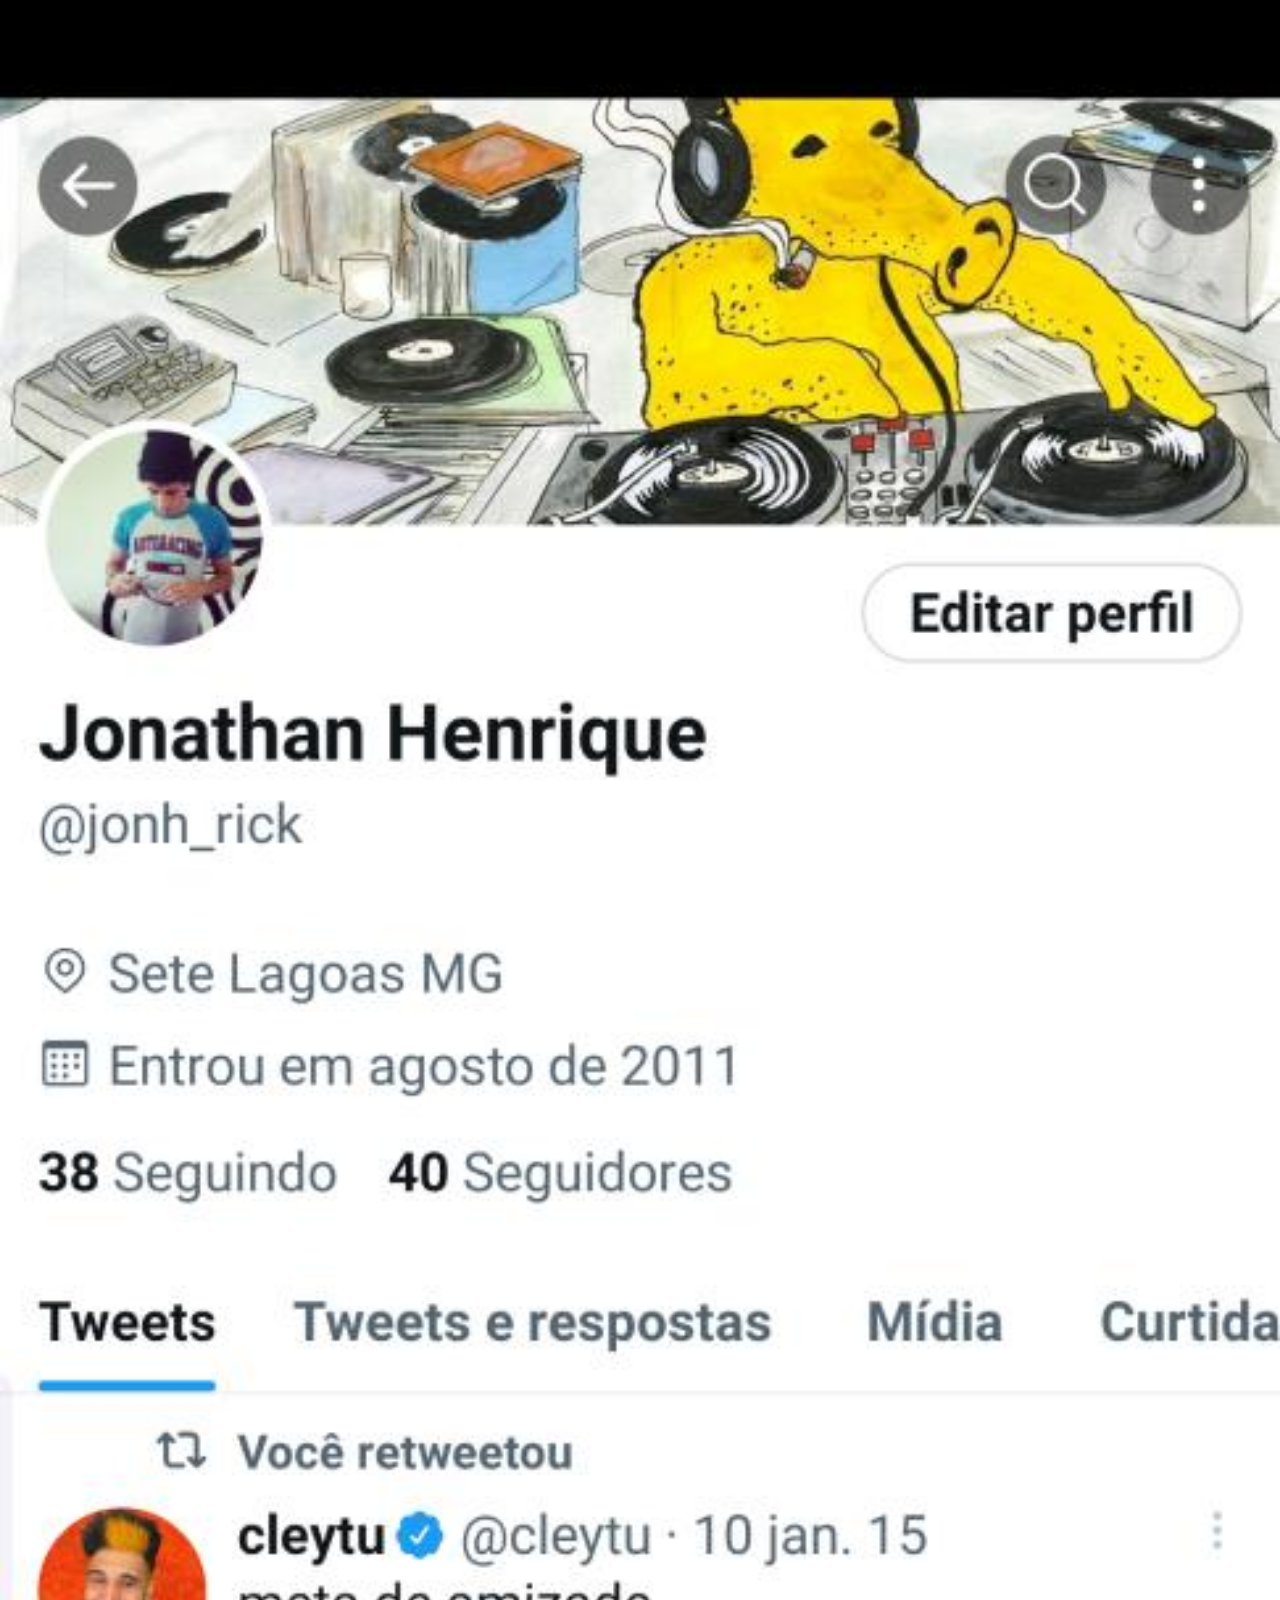
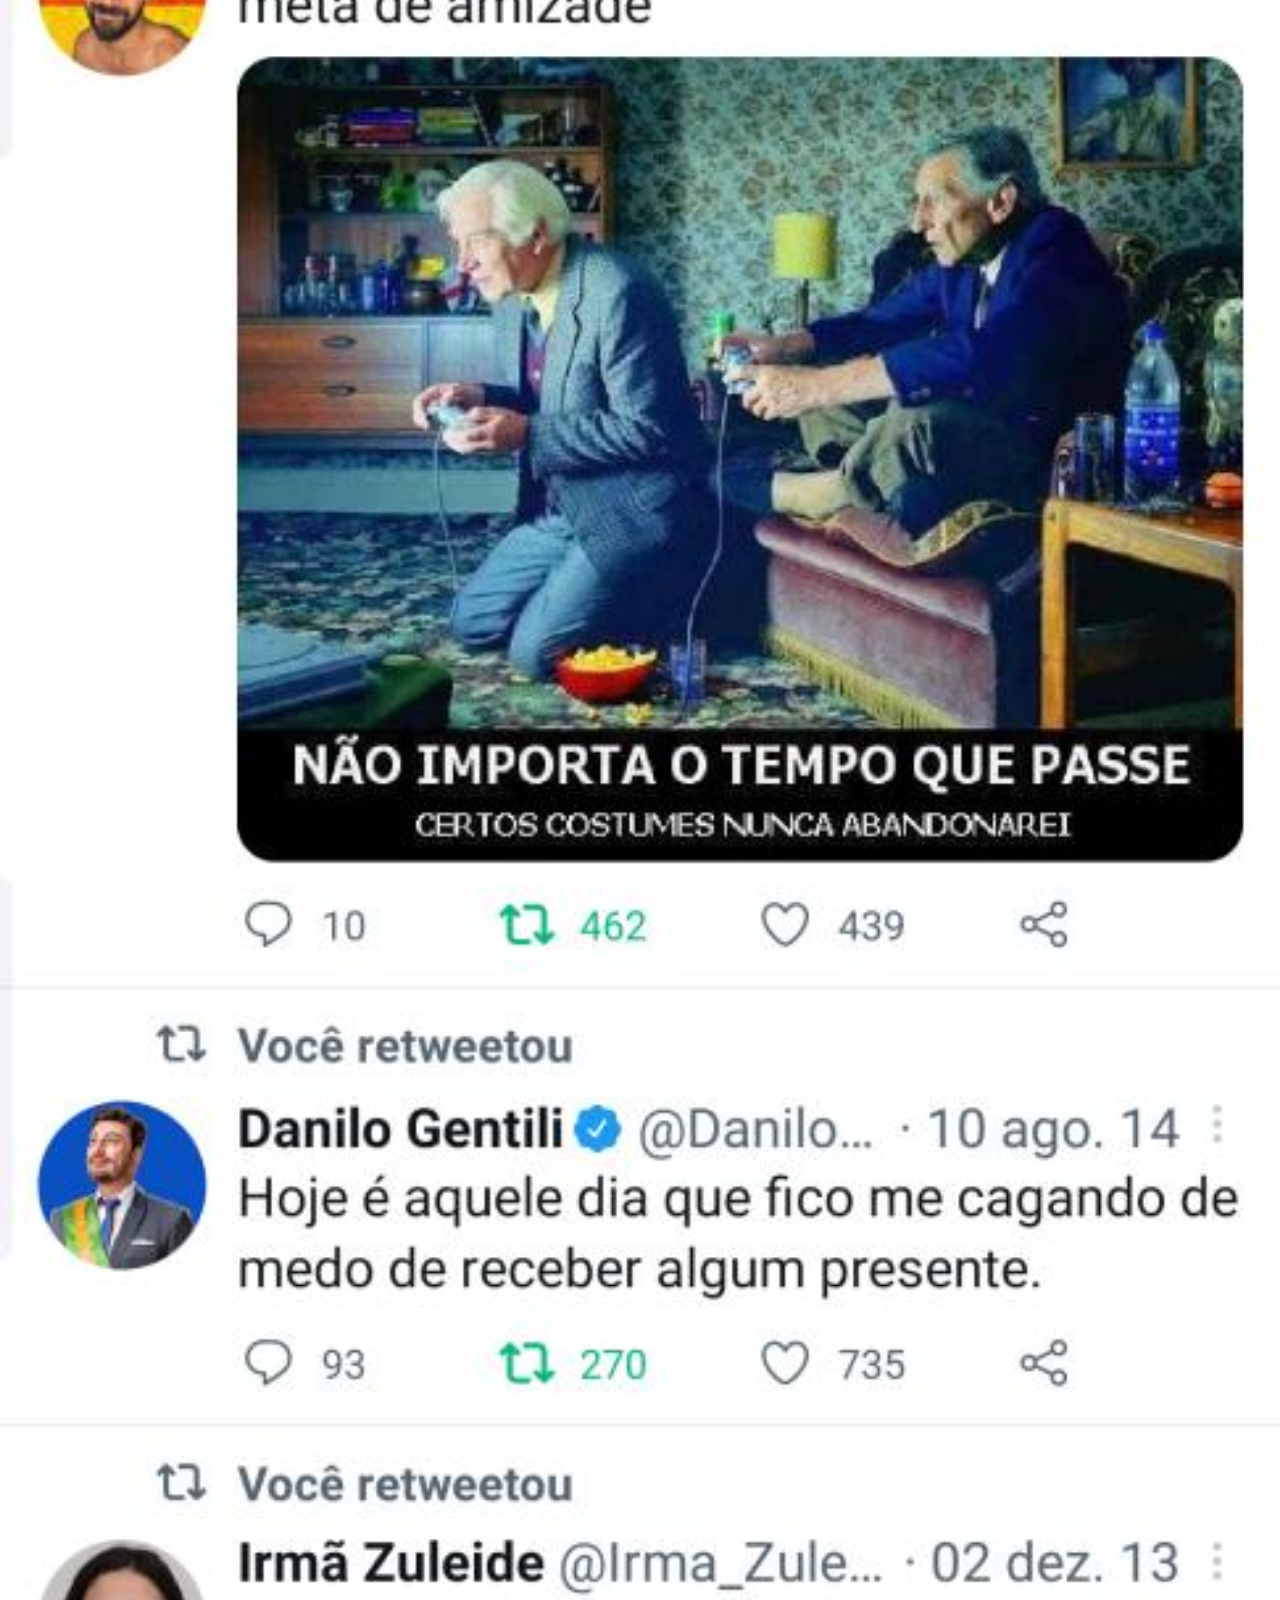
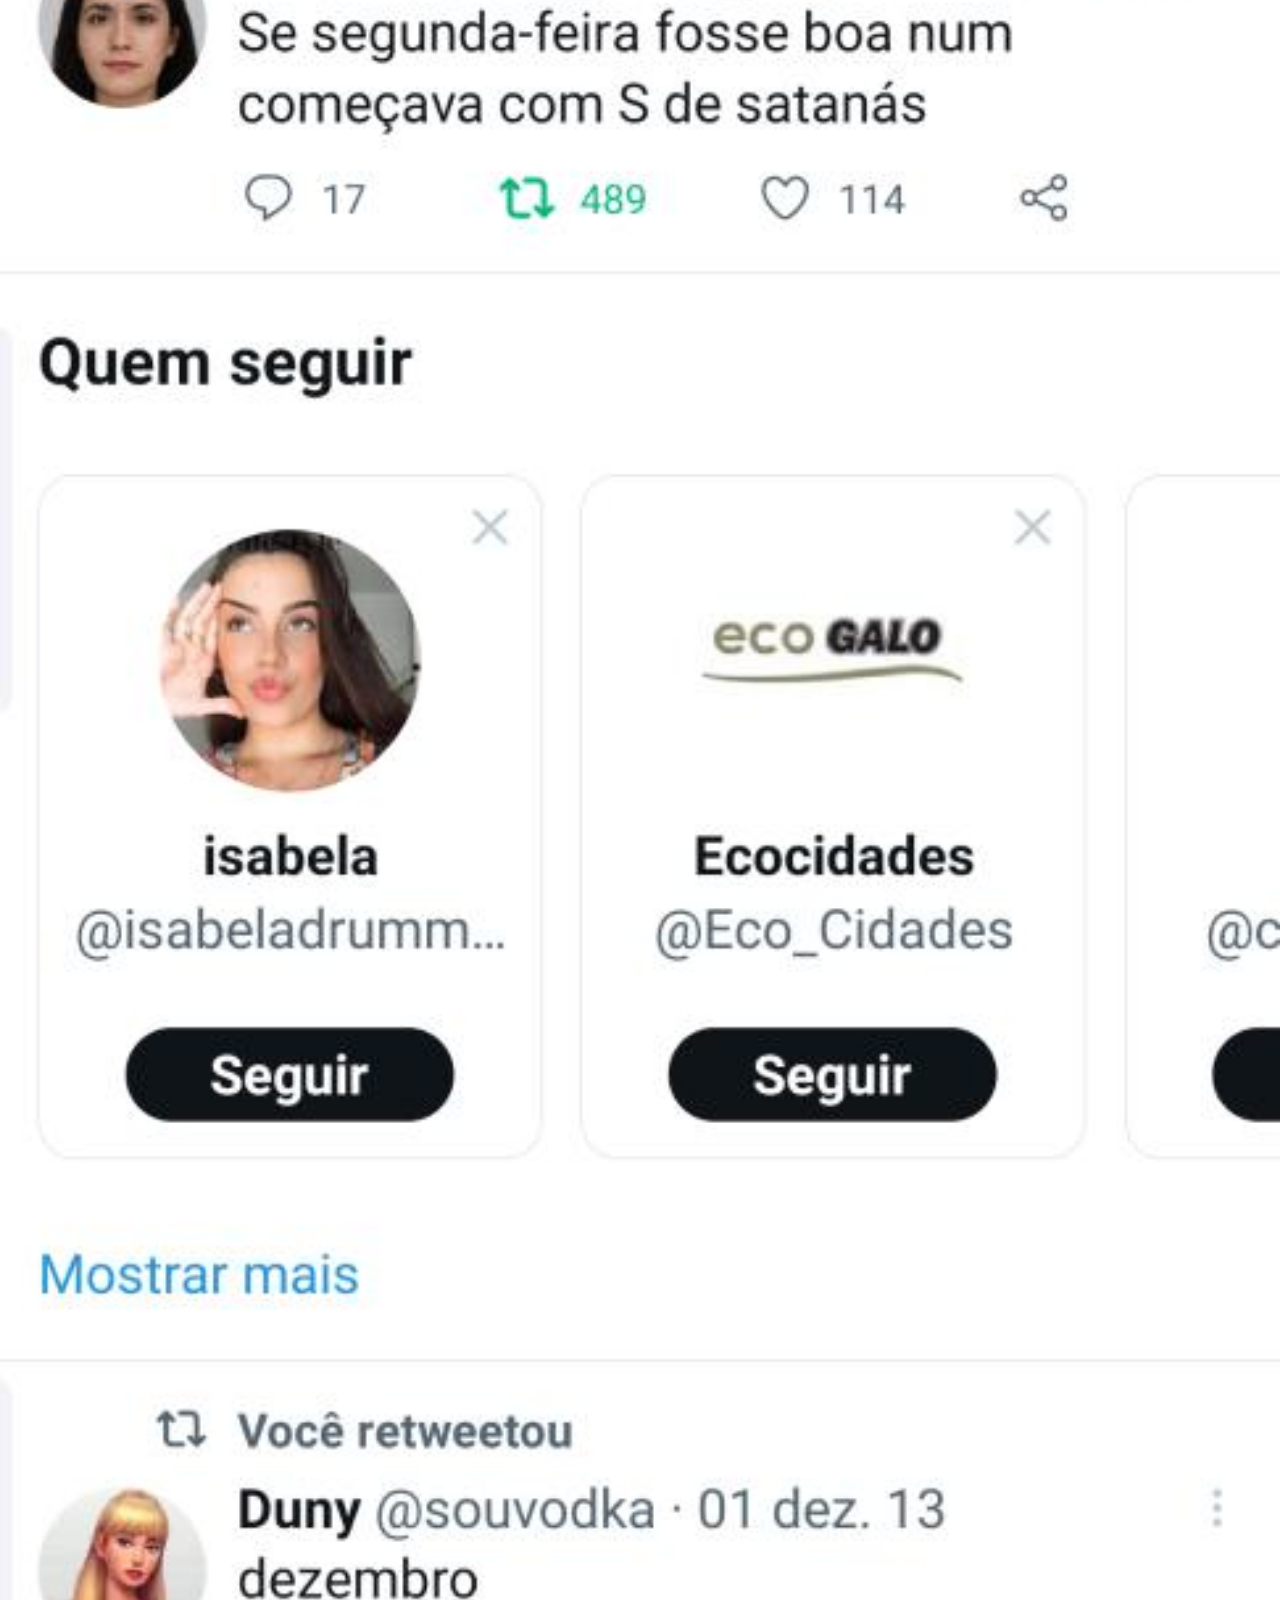
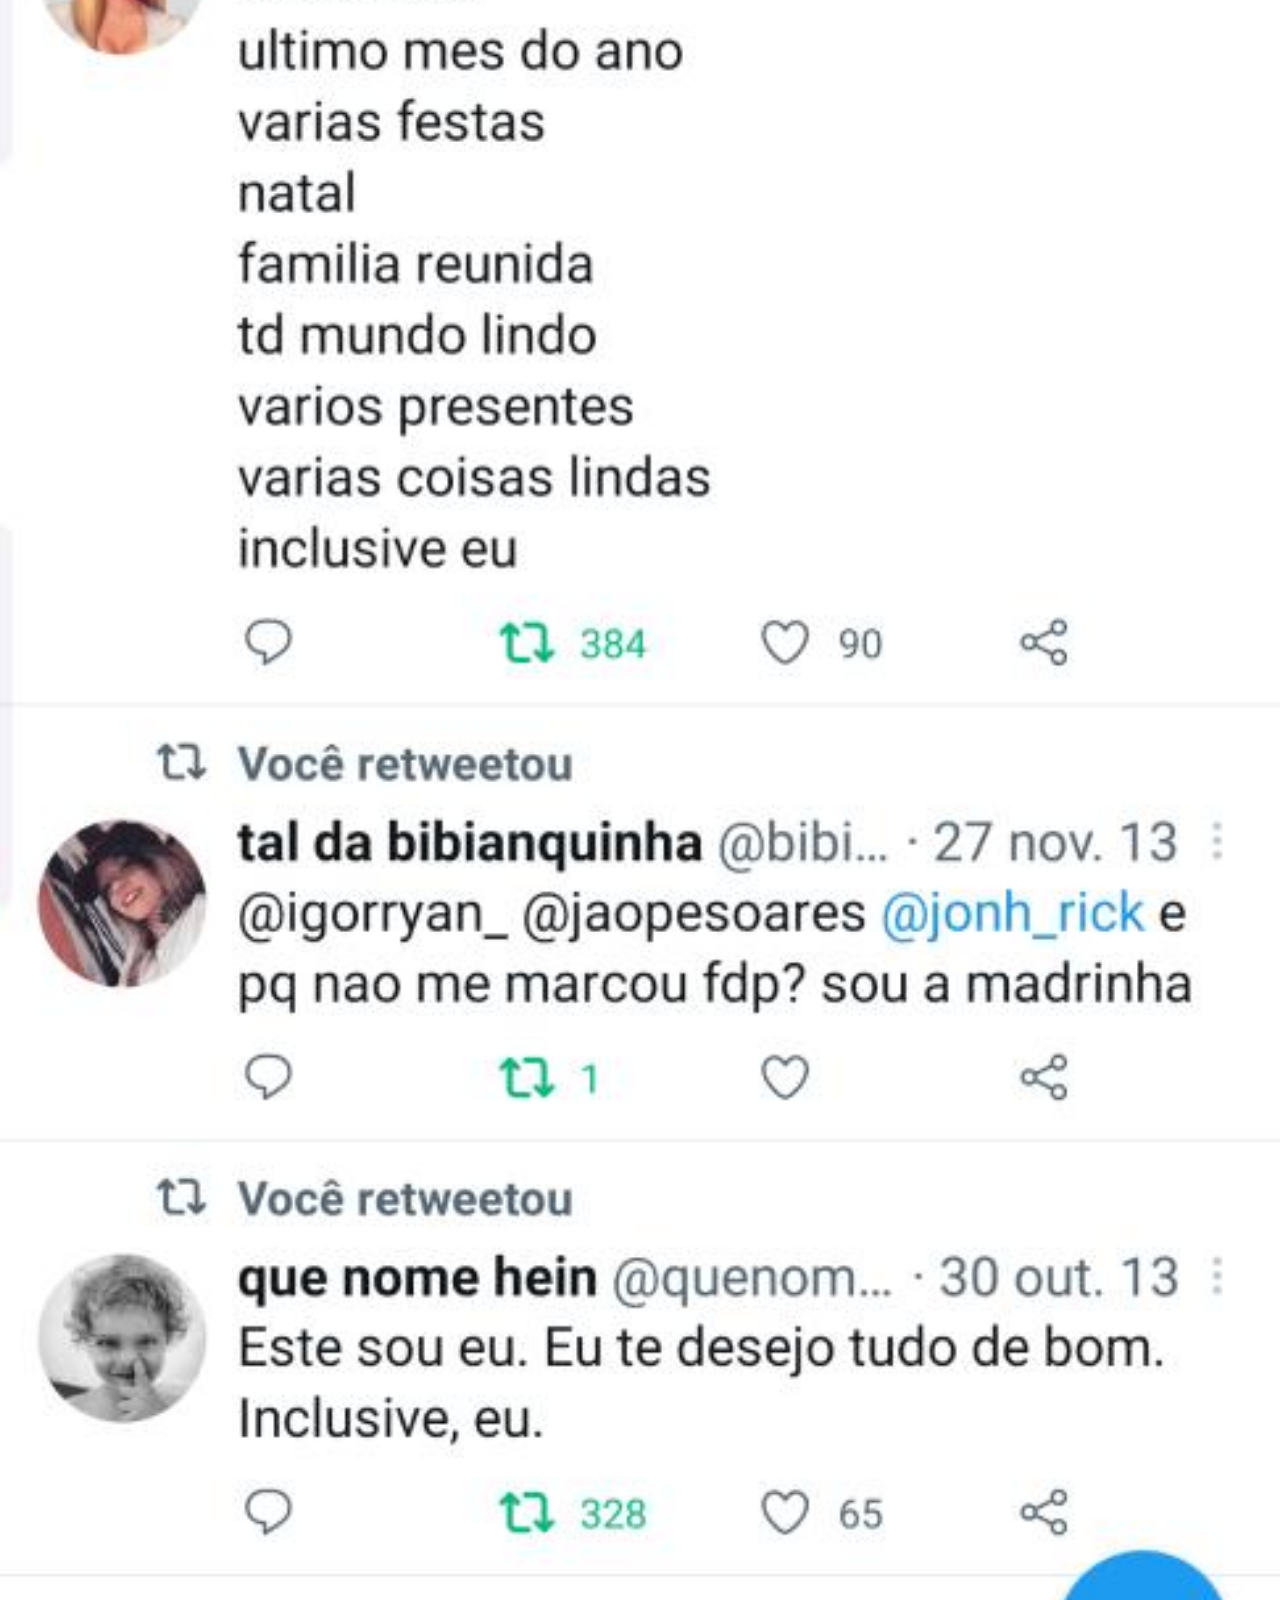
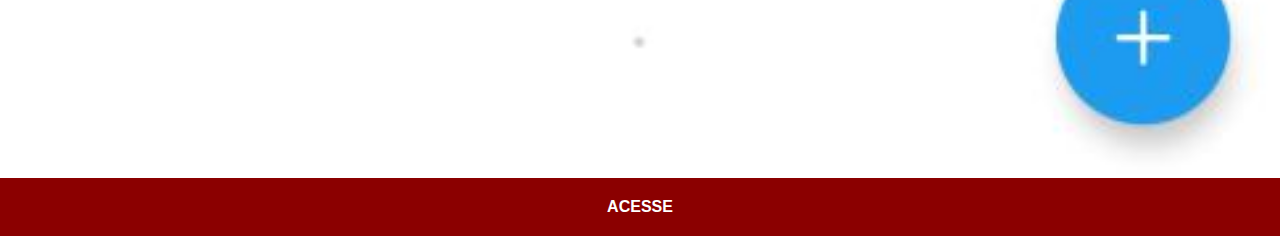
<file: twiter.html>
<!DOCTYPE html>
<html lang="pt-br">
<head>
    <meta charset="UTF-8">
    <meta http-equiv="X-UA-Compatible" content="IE=edge">
    <meta name="viewport" content="width=device-width, initial-scale=1.0">
    <title>twitter</title>
    <link rel="stylesheet" href="estilo/social.css">
</head>
<body>
    <img src="arquivos/imagens/twitter.jpg" alt="twitter">
    <a href="https://twitter.com/" target="_blank">ACESSE</a>
</body>
</html>
</file>
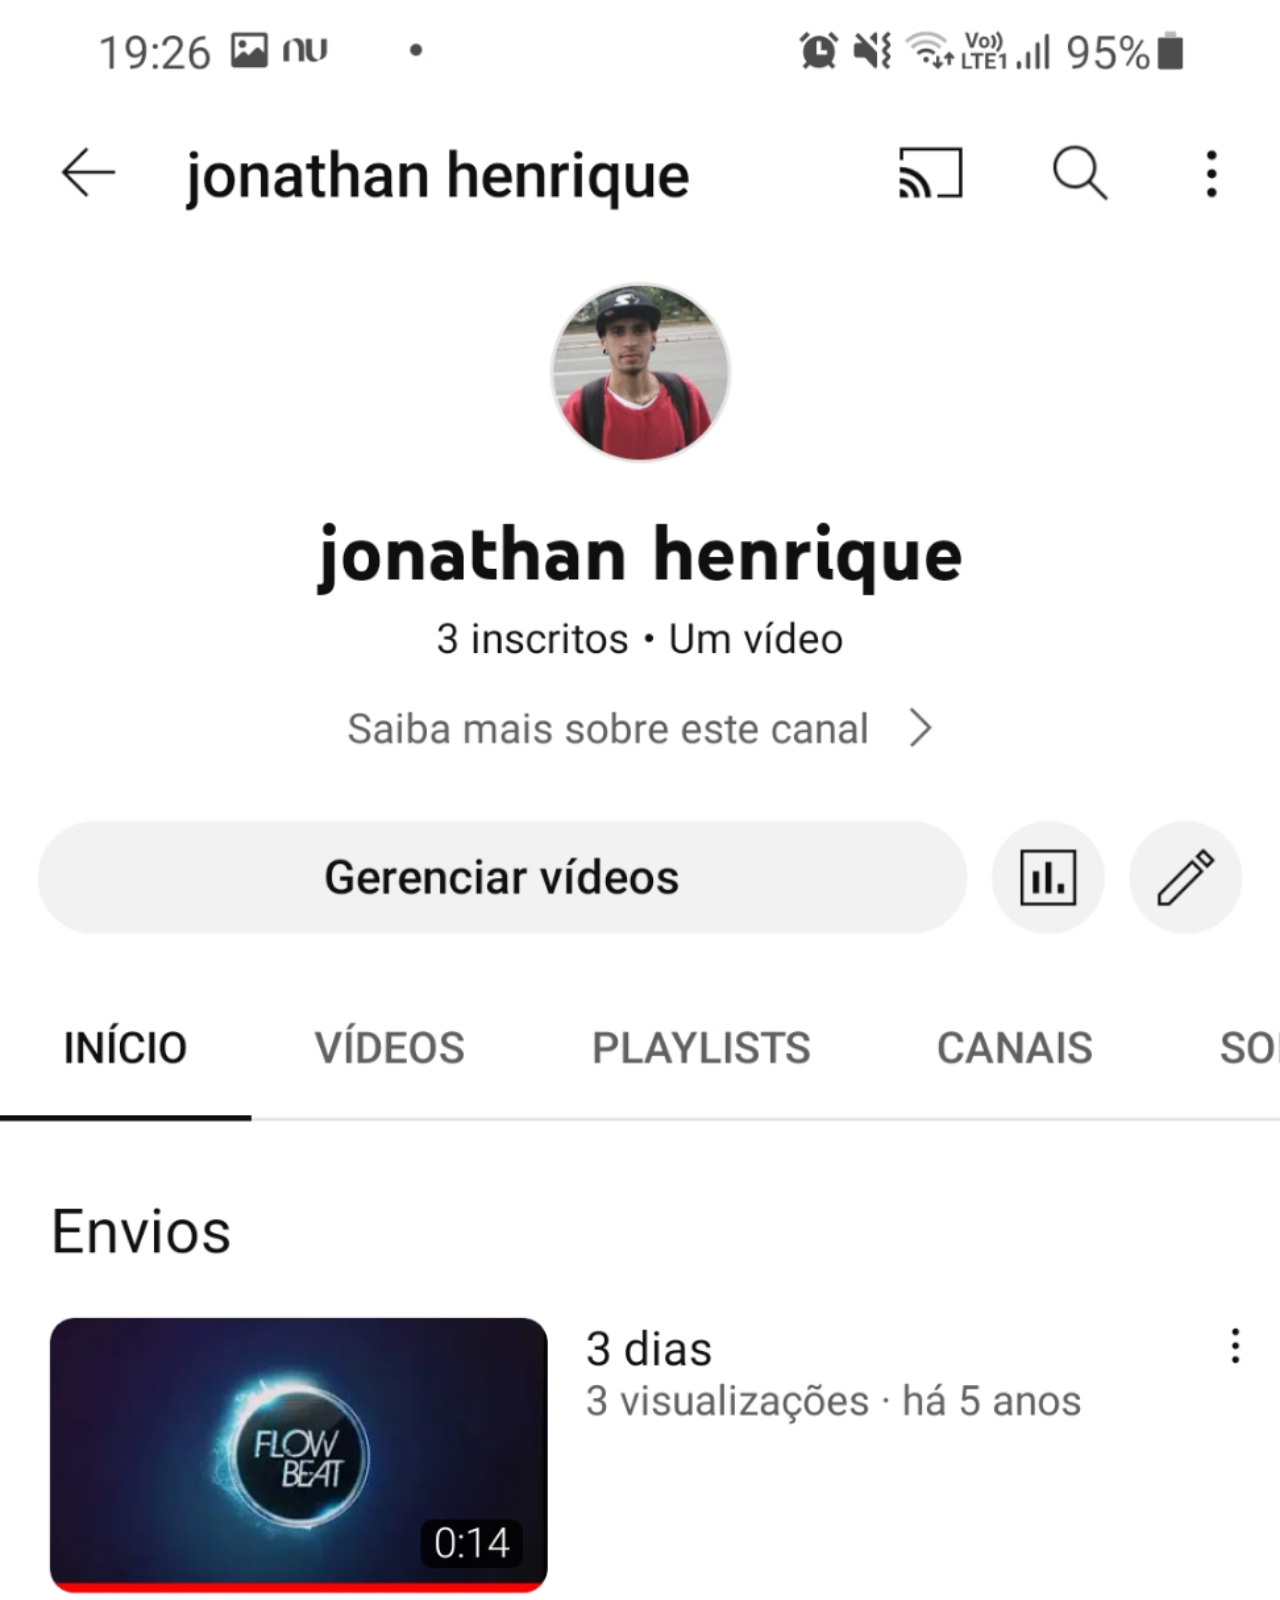
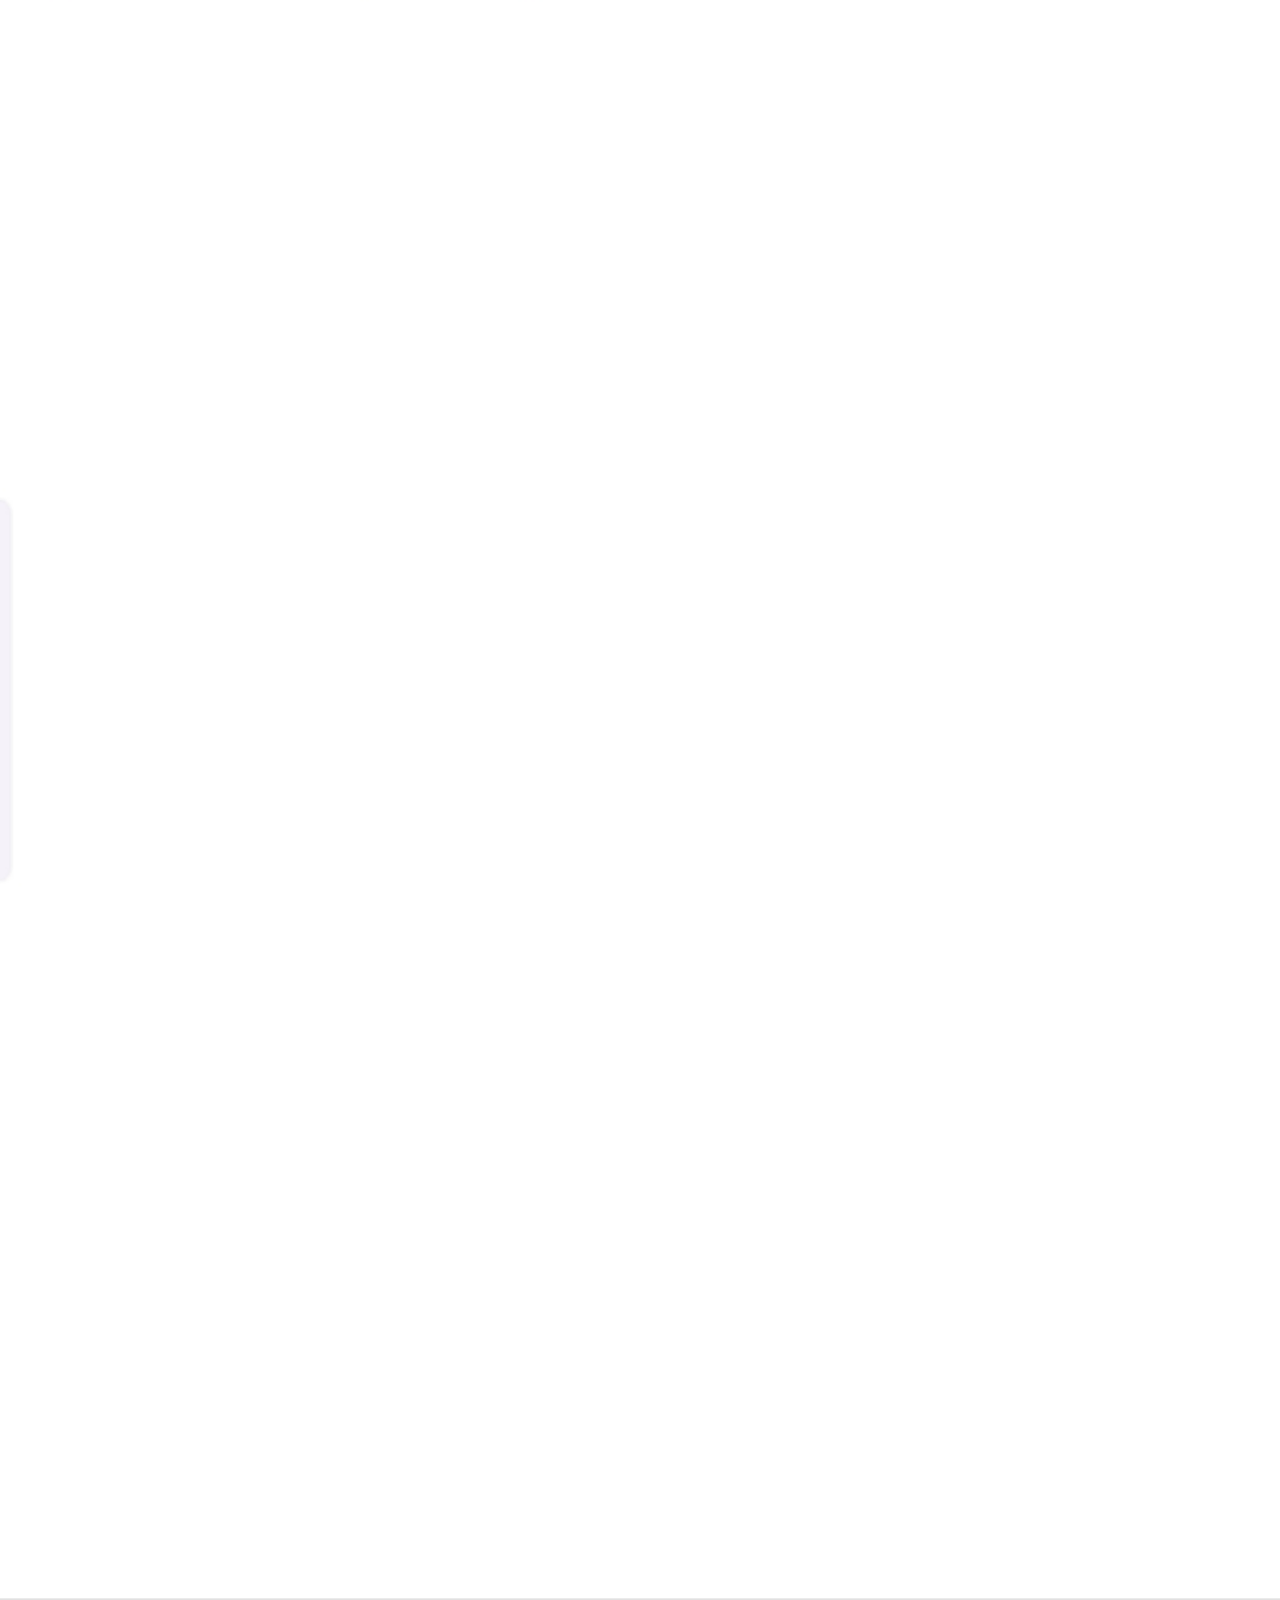
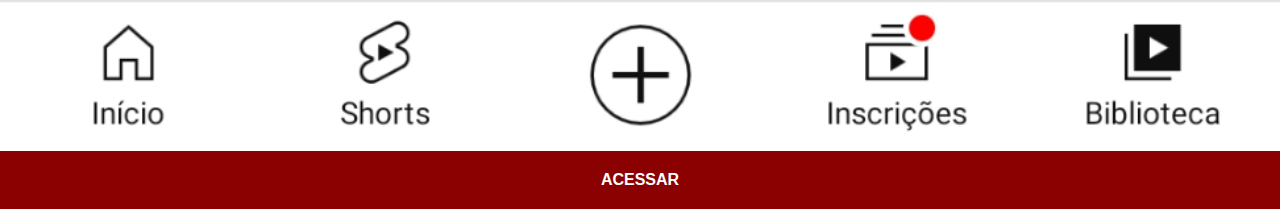
<file: youtube.html>
<!DOCTYPE html>
<html lang="pt-br">
<head>
    <meta charset="UTF-8">
    <meta http-equiv="X-UA-Compatible" content="IE=edge">
    <meta name="viewport" content="width=device-width, initial-scale=1.0">
    <title>youtube</title>
    <link rel="stylesheet" href="estilo/social.css">
</head>
<body>
    <img src="arquivos/imagens/youtube.jpg" alt="youtube">
    <a href="https://www.youtube.com/user/Jonathan38868/featured" target="_blank">ACESSAR</a>
</body>
</html>
</file>
<file: estilo/style.css>
@charset "UTF-8"

* {
    margin: 0px;
    padding: 0px;
    
}

html, body {
    margin: 0%;
    height: 100vh;
    width: 100vw;
    background-color: black;
}
body{
    background: url('../arquivos/imagens/fundo-madeira.jpg') no-repeat top center;
    background-size: cover;
    background-attachment: fixed;
}

main {
    position: relative;
    height: 100vh;
    
}

section#telefone{
    position: absolute;
    top: 50%;
    left: 50%;
    transform: translate(-50%, -50%);
    height: 627px;
    width: 311px;
    
    background: url(../arquivos/imagens/frame-iphone.png) no-repeat;
}

iframe#tela{
    position: relative;
    top: 80px;
    left: 22px;
    width: 269px;
    height: 471px;
}

section#redes-sociais {
    text-align: right;
}

section#redes-sociais img {
    width: 50px;
    margin: 10px;
    border-radius: 50%;
    box-shadow: 2px 2px 5px rgba(0, 0, 0, 0.404);
    box-sizing: border-box;


}
section#redes-sociais img:hover {
    border: 2px solid rgba(255, 255, 255, 0.61);
    transform: translate(-3px, -3px);
    box-shadow: 5px 5px 10px rgba(0, 0, 0, 0.596);
    transition: trasform .4s, border 1;
    

}
</file>
<file: estilo/social.css>
@charset "UTF-8"


* {
    margin: 0px;
    padding: 0px;
    font-family: Arial, Helvetica, sans-serif;
}
body {
    margin: 0px;
    padding: 0px;
    font-family: Arial, Helvetica, sans-serif;
}

::-webkit-scrollbar{
    width: 0px;
    height: 0px;
}

img {
    width: 100vw;
}

a {
    display: block;
    background-color: darkred;
    color: white;
    padding: 20px;
    text-align: center;
    font-weight: bolder;
    text-decoration: none;
}

a:hover{
    background-color: red;
}
</file>
